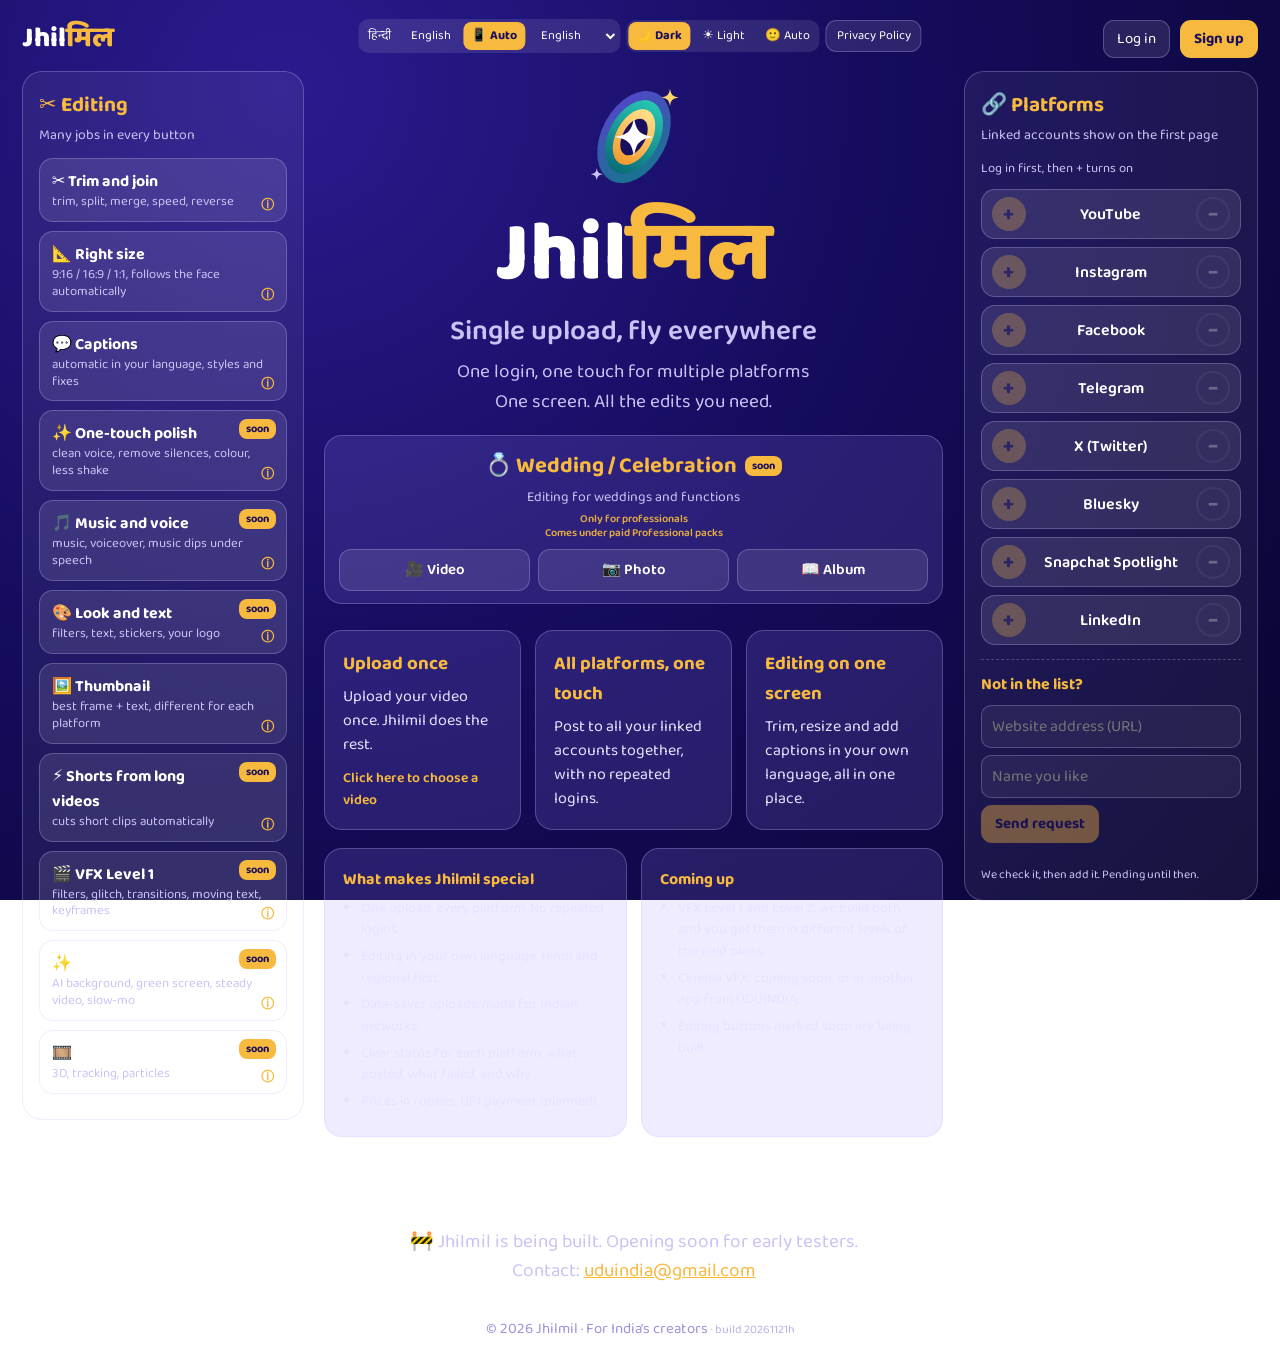
<file: index.html>
<!doctype html><html lang="hi"><head><meta charset="utf-8"><meta name="viewport" content="width=device-width,initial-scale=1"><title>Jhilmil</title><meta name="description" content="Jhilmil: upload a video once, edit it, publish to all linked platforms in one touch."><link href="https://fonts.googleapis.com/css2?family=Baloo+2:wght@500;600;800&display=swap" rel="stylesheet"><link rel="stylesheet" href="style.css?v=20261121h"></head><body><div class="wrap">
<div class="top"><a class="brand" href="index.html">Jhil<span>मिल</span></a><div class="nv" id="nv"><a class="b" href="index.html" data-i="home">Home</a><button class="b" id="bk" data-i="back">Back</button><button class="b" id="fw" data-i="fwd">Forward</button></div><div class="sp"></div><span id="who"></span><button class="b" id="bl" data-i="login">Log in</button><button class="b pri" id="bs" data-i="signup">Sign up</button><button class="b" id="bo" data-i="logout" hidden>Log out</button></div>
<div class="ctl"><div class="grp" role="group" aria-label="Language"><button data-lang-btn="hi">हिन्दी</button><button data-lang-btn="en">English</button><button data-lang-btn="auto" title="Auto: phone/browser language">📱 Auto</button><select id="mylang" aria-label="My language"></select></div><div class="grp" role="group" aria-label="Theme"><button data-theme-btn="dark" aria-pressed="true">🌙 Dark</button><button data-theme-btn="light">☀️ Light</button><button data-theme-btn="user">🙂 Auto</button></div><a class="b" href="privacy.html" data-i="privacy">Privacy Policy</a></div>
<main class="stage">
<aside class="panel" id="sh_ed" aria-label="Editing"><h2 data-i="ed_t">✂️ Editing</h2><p class="ps" data-i="ed_s">Many jobs in every button</p><button class="ed" data-ed="e1"><b>✂️ <span data-i="e1t">Trim and join</span></b><small data-i="e1d">trim, split, merge, speed, reverse</small><span class="inf" data-inf="e1" data-t="Trim and join" data-f="Trim|remove the start or end;Split|cut into two parts;Join|merge clips into one;Speed|faster or slower;Reverse|play backwards" tabindex="0" role="button" aria-label="info">ⓘ</span></button><button class="ed" data-ed="e2"><b>📐 <span data-i="e2t">Right size</span></b><small data-i="e2d">9:16 / 16:9 / 1:1, follows the face automatically</small><span class="inf" data-inf="e2" data-t="Right size" data-f="9:16|vertical, for Reels and Shorts;16:9|wide, for YouTube;1:1 and 4:5|post sizes;Per platform|the right size in one touch;Face follow|keeps the face in frame (later, with AI)" tabindex="0" role="button" aria-label="info">ⓘ</span></button><button class="ed" data-ed="e3"><b>💬 <span data-i="e3t">Captions</span></b><small data-i="e3d">automatic in your language, styles and fixes</small><span class="inf" data-inf="e3" data-t="Captions" data-f="Auto captions|text made from speech;Your language|Hindi and regional languages first;Style|choose colour, size and place;Fixes|tap a wrong word to correct it" tabindex="0" role="button" aria-label="info">ⓘ</span></button><button class="ed" data-ed="e4"><b>✨ <span data-i="e4t">One-touch polish</span></b><small data-i="e4d">clean voice, remove silences, colour, less shake</small><span class="sb" data-i="soonb">soon</span><span class="inf" data-inf="e4" data-t="One-touch polish" data-f="Clean voice|reduce noise;Remove silences|cut empty gaps;Colour and light|automatic balance;Less shake|steadier video" tabindex="0" role="button" aria-label="info">ⓘ</span></button><button class="ed" data-ed="e5"><b>🎵 <span data-i="e5t">Music and voice</span></b><small data-i="e5d">music, voiceover, music dips under speech</small><span class="sb" data-i="soonb">soon</span><span class="inf" data-inf="e5" data-t="Music and voice" data-f="Music|add music to your video;Voiceover|record your voice;Music dips|music lowers while you speak" tabindex="0" role="button" aria-label="info">ⓘ</span></button><button class="ed" data-ed="e6"><b>🎨 <span data-i="e6t">Look and text</span></b><small data-i="e6d">filters, text, stickers, your logo</small><span class="sb" data-i="soonb">soon</span><span class="inf" data-inf="e6" data-t="Look and text" data-f="Filters|colour looks;Text|add writing;Stickers|decorations;Your logo|as a watermark" tabindex="0" role="button" aria-label="info">ⓘ</span></button><button class="ed" data-ed="e7"><b>🖼️ <span data-i="e7t">Thumbnail</span></b><small data-i="e7d">best frame + text, different for each platform</small><span class="inf" data-inf="e7" data-t="Thumbnail" data-f="Best frame|picked automatically;Text|a title on the thumbnail;Per platform|a different one for each, in one go" tabindex="0" role="button" aria-label="info">ⓘ</span></button><button class="ed" data-ed="e8"><b>⚡ <span data-i="e8t">Shorts from long videos</span></b><small data-i="e8d">cuts short clips automatically</small><span class="sb" data-i="soonb">soon</span><span class="inf" data-inf="e8" data-t="Shorts from long videos" data-f="Auto clips|short parts from a long video;Ready for Shorts|9:16 with captions" tabindex="0" role="button" aria-label="info">ⓘ</span></button><button class="ed" data-ed="e9"><b>🎬 <span data-i="e9t">VFX Level 1</span></b><small data-i="e9d">filters, glitch, transitions, moving text, keyframes</small><span class="sb" data-i="soonb">soon</span><span class="inf" data-inf="e9" data-t="VFX Level 1" data-f="Look effects|filters, glow, glitch;Transitions|smooth changes between clips;Speed ramp|slow and fast in one clip;Moving text|animated titles;Keyframes|move, zoom and fade over time" tabindex="0" role="button" aria-label="info">ⓘ</span></button><button class="ed" data-ed="e10"><b>✨ <span data-i="e10t">VFX Level 2</span></b><small data-i="e10d">AI background, green screen, steady video, slow-mo</small><span class="sb" data-i="soonb">soon</span><span class="inf" data-inf="e10" data-t="VFX Level 2" data-f="Background|remove or replace with AI;Green screen|remove a green or blue backdrop;Steady video|less shake;Smooth slow-mo|extra frames made by AI;Sharper|clearer, larger video" tabindex="0" role="button" aria-label="info">ⓘ</span></button><button class="ed" data-ed="e11"><b>🎞️ <span data-i="e11t">Cinema VFX</span></b><small data-i="e11d">3D, tracking, particles</small><span class="sb" data-i="soonb">soon</span><span class="inf" data-inf="e11" data-t="Cinema VFX" data-f="3D and tracking|film-style work;Particles|fire, smoke, sparks;Coming soon|or in another app from UDUINDIA" tabindex="0" role="button" aria-label="info">ⓘ</span></button></aside>
<section class="mid"><div class="hero"><svg width="120" height="120" viewBox="0 0 200 200" aria-label="Jhilmil logo"><defs><linearGradient id="ga" x1="0" y1="0" x2="1" y2="1"><stop offset="0" stop-color="#5B3FD0"/><stop offset="1" stop-color="#0E7C86"/></linearGradient><linearGradient id="gb" x1="0" y1="0" x2="0" y2="1"><stop offset="0" stop-color="#27C6B3"/><stop offset="1" stop-color="#0B6B78"/></linearGradient><linearGradient id="gc" x1="0" y1="0" x2="0" y2="1"><stop offset="0" stop-color="#FFE08A"/><stop offset="1" stop-color="#F29A2E"/></linearGradient></defs><g transform="rotate(28 100 100)"><ellipse cx="100" cy="100" rx="54" ry="82" fill="url(#ga)"/><ellipse cx="100" cy="100" rx="42" ry="66" fill="url(#gb)"/><ellipse cx="100" cy="100" rx="30" ry="50" fill="url(#gc)"/><ellipse cx="100" cy="100" rx="19" ry="33" fill="#1A0F5C"/></g><path transform="translate(100 100) scale(0.95)" d="M0 -34 C4 -10 10 -4 34 0 C10 4 4 10 0 34 C-4 10 -10 4 -34 0 C-10 -4 -4 -10 0 -34 Z" fill="#fff"/><path transform="translate(160 34) scale(0.42)" d="M0 -34 C4 -10 10 -4 34 0 C10 4 4 10 0 34 C-4 10 -10 4 -34 0 C-10 -4 -4 -10 0 -34 Z" fill="#FFD66B"/><path transform="translate(38 162) scale(0.3)" d="M0 -34 C4 -10 10 -4 34 0 C10 4 4 10 0 34 C-4 10 -10 4 -34 0 C-10 -4 -4 -10 0 -34 Z" fill="#C9C3F5"/></svg><h1>Jhil<span class="g">मिल</span></h1><p class="tag" data-i="tag">Single upload, fly everywhere</p><p class="sub"><span data-i="l1">One login, one touch for multiple platforms</span><br><span data-i="l2">One screen. All the edits you need.</span></p></div>
<div class="wed" id="wed"><div class="wh"><b data-i="wd_t">💍 Wedding / Celebration</b><span class="sb2" data-i="soonb">soon</span></div><p class="ws" data-i="wd_s">Editing for weddings and functions</p><p class="wpro"><span data-i="wd_pr1">Only for professionals</span><br><span data-i="wd_pr2">Comes under paid Professional packs</span></p><div class="wc"><button type="button" class="wb" data-wd="v" data-i="wd_v">🎥 Video</button><button type="button" class="wb" data-wd="p" data-i="wd_p">📷 Photo</button><button type="button" class="wb" data-wd="a" data-i="wd_a">📖 Album</button></div></div><div class="cards"><div class="card up" id="up" tabindex="0" role="button"><h3 data-i="c1t">Upload once</h3><p data-i="c1p">Upload your video once. Jhilmil does the rest.</p><span class="hint" data-i="c1h">Click here to choose a video</span></div><div class="card"><h3 data-i="c2t">All platforms, one touch</h3><p data-i="c2p">Post to all your linked accounts together, with no repeated logins.</p></div><div class="card"><h3 data-i="c3t">Editing on one screen</h3><p data-i="c3p">Trim, resize and add captions in your own language, all in one place.</p></div></div>
<div class="cards hl"><div class="card"><h3 data-i="hl_t">What makes Jhilmil special</h3><ul><li data-i="hl1">One upload, every platform. No repeated logins.</li><li data-i="hl2">Editing in your own language, Hindi and regional first.</li><li data-i="hl3">Data-saver uploads, made for Indian networks.</li><li data-i="hl4">Clear status for each platform: what posted, what failed, and why.</li><li data-i="hl5">Prices in rupees, UPI payment (planned).</li></ul></div><div class="card"><h3 data-i="up_t">Coming up</h3><ul><li data-i="up1">VFX Level 1 and Level 2: we build both, and you get them in different levels of the paid plans.</li><li data-i="up2">Cinema VFX: coming soon, or in another app from UDUINDIA.</li><li data-i="up3">Editing buttons marked soon are being built.</li></ul></div></div><p class="note2" data-i="hl_note">Everything here is planned. The app is still being built.</p><input type="file" id="vf" accept="video/*" hidden><p id="upmsg" aria-live="polite"></p>
<p class="sub"><span data-i="soon">🚧 Jhilmil is being built. Opening soon for early testers.</span><br><span data-i="contact">Contact</span>: <a href="mailto:uduindia@gmail.com">uduindia@gmail.com</a></p></section>
<aside class="panel" id="sh_pl" aria-label="Platforms"><h2 data-i="pl_t">🔗 Platforms</h2><p class="ps" data-i="pl_s">Linked accounts show on the first page</p><p class="lock" id="lock" data-i="pl_lock">Log in first, then + turns on</p><div class="pl" data-pl="YouTube"><button class="pm pa" aria-label="add YouTube">+</button><div class="nm">YouTube<i hidden data-i="on">linked</i></div><button class="pm mi pr" aria-label="remove YouTube" disabled>−</button></div><div class="pl" data-pl="Instagram"><button class="pm pa" aria-label="add Instagram">+</button><div class="nm">Instagram<i hidden data-i="on">linked</i></div><button class="pm mi pr" aria-label="remove Instagram" disabled>−</button></div><div class="pl" data-pl="Facebook"><button class="pm pa" aria-label="add Facebook">+</button><div class="nm">Facebook<i hidden data-i="on">linked</i></div><button class="pm mi pr" aria-label="remove Facebook" disabled>−</button></div><div class="pl" data-pl="Telegram"><button class="pm pa" aria-label="add Telegram">+</button><div class="nm">Telegram<i hidden data-i="on">linked</i></div><button class="pm mi pr" aria-label="remove Telegram" disabled>−</button></div><div class="pl" data-pl="X (Twitter)"><button class="pm pa" aria-label="add X (Twitter)">+</button><div class="nm">X (Twitter)<i hidden data-i="on">linked</i></div><button class="pm mi pr" aria-label="remove X (Twitter)" disabled>−</button></div><div class="pl" data-pl="Bluesky"><button class="pm pa" aria-label="add Bluesky">+</button><div class="nm">Bluesky<i hidden data-i="on">linked</i></div><button class="pm mi pr" aria-label="remove Bluesky" disabled>−</button></div><div class="pl" data-pl="Snapchat Spotlight"><button class="pm pa" aria-label="add Snapchat Spotlight">+</button><div class="nm">Snapchat Spotlight<i hidden data-i="on">linked</i></div><button class="pm mi pr" aria-label="remove Snapchat Spotlight" disabled>−</button></div><div class="pl" data-pl="LinkedIn"><button class="pm pa" aria-label="add LinkedIn">+</button><div class="nm">LinkedIn<i hidden data-i="on">linked</i></div><button class="pm mi pr" aria-label="remove LinkedIn" disabled>−</button></div>
<div class="req"><h3 data-i="req_t">Not in the list?</h3><input type="text" id="ru" placeholder="Website address (URL)" data-keep="ru" inputmode="url" autocomplete="off"><input type="text" id="rn" placeholder="Name you like" data-keep="rn" autocomplete="off"><button class="b pri" id="rb" data-i="req_b" disabled>Send request</button><p class="err" id="re"></p><p class="note2" data-i="req_note">We check it, then add it. Pending until then.</p><div id="rl"></div></div></aside>
</main>
<footer>© 2026 Jhilmil · <span data-i="foot">For India's creators</span> <small class="bld">· build 20261121h</small></footer></div>
<nav class="bbar" id="bbar" aria-label="Menu"><button type="button" id="bed" data-sheet="ed" aria-expanded="false"><span data-i="ed_t">✂️ Editing</span></button><button type="button" id="bpl" data-sheet="pl" aria-expanded="false"><span data-i="pl_t">🔗 Platforms</span></button></nav><dialog id="dg"><h2 id="dt"></h2><button class="b gbtn" id="dgo" data-i="m_g">Continue with Google</button><label id="lc"><input type="checkbox" id="c1" data-keep="c1"><span><span data-i="m_consent">I have read the Privacy Policy and I agree</span> (<a href="privacy.html" target="_blank" rel="noopener" data-i="m_policy">Read the Privacy Policy</a>)</span></label><label id="ll"><input type="checkbox" id="c2" data-keep="c2"><span data-i="m_learn">(optional) Let Jhilmil learn from my videos to give better suggestions</span></label><div id="ln"><input type="text" id="nm" data-keep="nm" autocomplete="name"></div><p class="lock" data-i="m_note">This is a demo. Real Google login comes with the app.</p><button class="b" id="dc" data-i="m_close">Close</button></dialog>
<div id="tip" role="tooltip" hidden></div><div id="toast" role="status"></div>
<script src="i18n.js?v=20261121h"></script><script src="app.js?v=20261121h"></script></body></html>
</file>
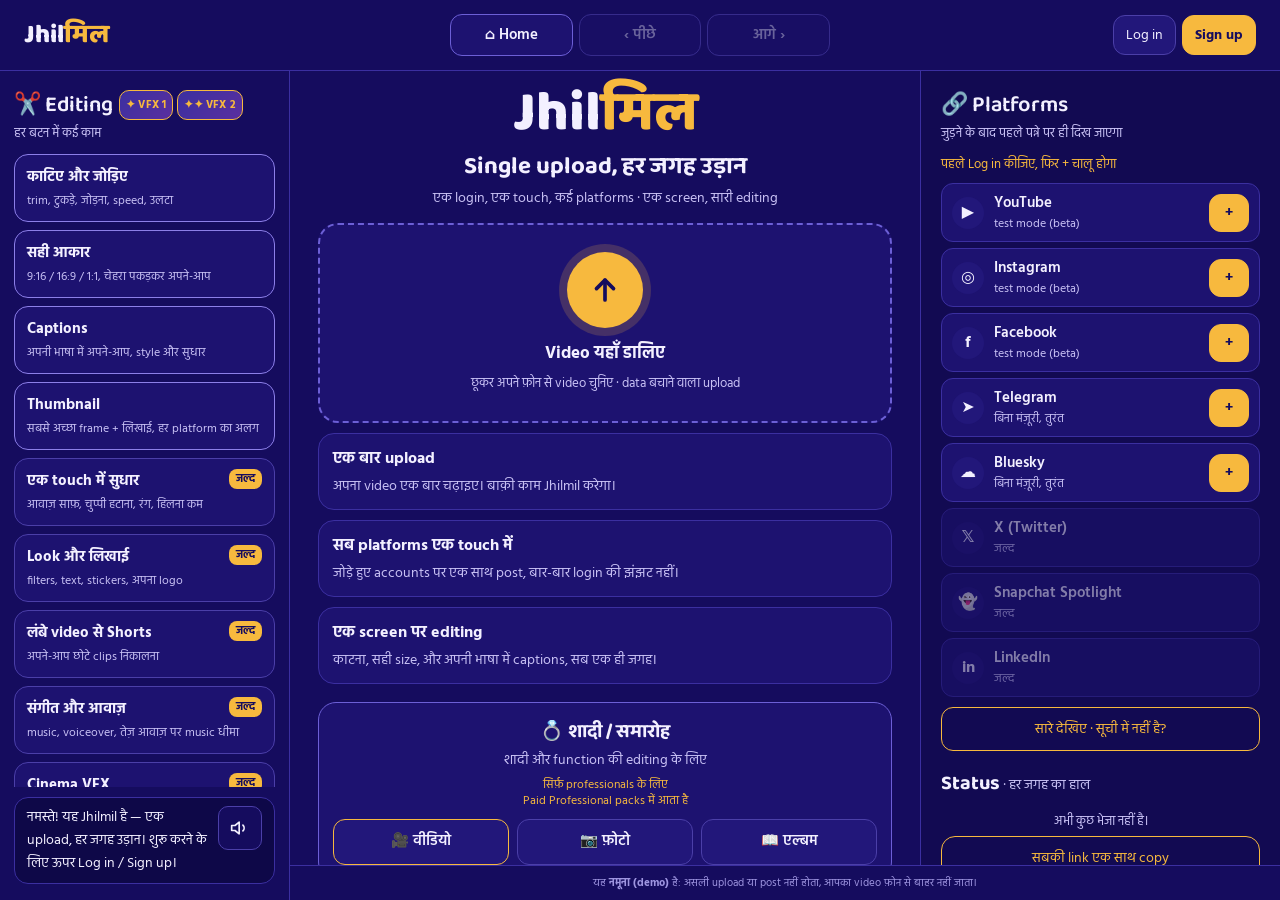
<file: demo.html>
<!doctype html>
<html lang="hi" translate="no">
<head>
<meta charset="utf-8">
<meta name="viewport" content="width=device-width,initial-scale=1,viewport-fit=cover">
<meta name="google" content="notranslate">
<meta name="robots" content="noindex,nofollow">
<meta name="theme-color" content="#150C5E">
<title>Jhilmil · demo (नमूना)</title>
<link rel="preconnect" href="https://fonts.googleapis.com">
<link href="https://fonts.googleapis.com/css2?family=Baloo+2:wght@600;800&family=Hind:wght@400;600&display=swap" rel="stylesheet">
<style>
*{box-sizing:border-box}
html,body{margin:0;height:100%;background:#0B0638;font-family:'Hind',system-ui,sans-serif;color:#F3F0FF;-webkit-tap-highlight-color:transparent}
button,input{font-family:inherit}
.phone{max-width:430px;height:100%;height:100dvh;margin:0 auto;background:#150C5E;display:flex;flex-direction:column;position:relative;overflow:hidden}
@media(min-width:600px){body{display:flex;align-items:center}.phone{height:min(900px,96vh);border-radius:36px;box-shadow:0 20px 60px rgba(0,0,0,.5)}}
.top{display:flex;align-items:center;justify-content:space-between;padding:14px 16px 8px}
.logo{font-family:'Baloo 2',sans-serif;font-weight:800;font-size:26px}.logo span{color:#F7B93E}
.chip{min-height:40px;padding:0 12px;border-radius:12px;border:1px solid #4B3FA8;background:#22177A;color:#F3F0FF;font-size:14px;cursor:pointer}
.tabs{display:flex;gap:6px;padding:0 16px 6px}
.tabs button{flex:1;min-height:40px;border-radius:12px;border:1px solid #4B3FA8;background:transparent;color:#C9C2F5;font-size:14px;cursor:pointer}
.tabs button.on{background:#3B2FA0;color:#fff;border-color:#F7B93E}
.body{flex:1;min-height:0;overflow-y:auto;padding:6px 16px 170px}
h1{margin:4px 0 12px;font-family:'Baloo 2',sans-serif;font-size:24px}
h2{margin:0;font-size:16px;font-weight:600}
.drop{width:100%;min-height:150px;border-radius:20px;border:2px dashed #6C5FD6;background:#1D1270;color:#F3F0FF;display:flex;flex-direction:column;align-items:center;justify-content:center;gap:6px;cursor:pointer;position:relative}
.drop b{font-size:17px}.drop small{font-size:13px;color:#C9C2F5}
.row{display:flex;justify-content:space-between;align-items:center;margin:16px 0 8px}
.ghost{min-height:44px;padding:0 12px;border-radius:22px;border:1px solid #F7B93E;background:transparent;color:#F7B93E;font-size:14px;cursor:pointer}
.grid{display:grid;grid-template-columns:repeat(2,minmax(0,1fr));gap:8px}
.plat{min-height:50px;border-radius:14px;border:1px solid #4B3FA8;background:#1D1270;color:#F3F0FF;font-size:15px;font-weight:600;display:flex;align-items:center;justify-content:space-between;padding:0 12px;cursor:pointer}
.plat.on{background:#3B2FA0;border-color:#F7B93E}.plat small{font-size:12.5px;color:#C9C2F5}.plat.on small{color:#F7B93E}
.send{width:100%;min-height:56px;margin-top:16px;border:0;border-radius:16px;background:#F7B93E;color:#150C5E;font-family:'Baloo 2',sans-serif;font-size:21px;font-weight:800;cursor:pointer}
.send.off{background:#8C7A4A}
.note{margin:10px 0 0;font-size:13px;color:#C9C2F5;text-align:center}
.tool{min-height:66px;border-radius:14px;border:1px solid #4B3FA8;background:#22177A;color:#F3F0FF;text-align:left;padding:10px 12px;cursor:pointer}
.tool b{display:block;font-size:16px}.tool.used{border-color:#3DDC97;background:#1E3F5A}.tool.used b:after{content:" ✓";color:#3DDC97}.tool small{font-size:12.5px;color:#C9C2F5}
.prev{height:180px;border-radius:16px;background:#0E0848;border:1px solid #3B2FA0;display:flex;align-items:center;justify-content:center;color:#C9C2F5;font-size:14px;position:relative}
.st{border-radius:14px;background:#22177A;border:1px solid #4B3FA8;padding:12px;margin-bottom:8px}
.st .l{display:flex;justify-content:space-between;font-size:16px;font-weight:600}
.ok{color:#3DDC97}.wait{color:#F7B93E}.fail{color:#FF8A8A}
.retry{margin-top:8px;min-height:44px;padding:0 16px;border-radius:12px;border:0;background:#F7B93E;color:#150C5E;font-weight:700;cursor:pointer}
.done{margin-top:12px;padding:12px;border-radius:14px;background:#1E5A47;color:#E6FFF4;font-size:15px;text-align:center}
.dock{position:absolute;left:0;right:0;bottom:0;padding-bottom:env(safe-area-inset-bottom)}
.talk{margin:0 12px 8px;padding:8px 12px;border-radius:14px;background:#0E0848;border:1px solid #3B2FA0;display:flex;align-items:center;gap:8px;font-size:14px;min-height:44px}
.talk span{flex:1}
.ic{min-width:44px;min-height:44px;border-radius:10px;border:1px solid #4B3FA8;background:#150C5E;color:#F3F0FF;cursor:pointer;display:flex;align-items:center;justify-content:center}
.ic.on{background:#3B2FA0}
nav{height:78px;background:#0E0848;border-top:1px solid #3B2FA0;display:grid;grid-template-columns:repeat(3,minmax(0,1fr));align-items:end;padding:0 8px 10px}
.nb{min-height:54px;margin:0 6px;border-radius:14px;border:0;background:transparent;color:#F3F0FF;font-size:15px;font-weight:600;cursor:pointer;display:flex;flex-direction:column;align-items:center;justify-content:center;gap:3px}
.nb.cur{background:#3B2FA0}
.dots{display:flex;gap:4px}.dots i{width:8px;height:8px;border-radius:50%;background:#3B2FA0}
.big{width:78px;height:78px;margin:-32px auto 0;border-radius:50%;border:4px solid #150C5E;background:#F7B93E;color:#150C5E;cursor:pointer;position:relative;display:flex;align-items:center;justify-content:center}
.big svg.ring{position:absolute;left:-4px;top:-4px;transform:rotate(-90deg)}
.card{position:absolute;left:50%;top:40%;margin-left:-42px;width:84px;height:54px;border-radius:10px;background:#F7B93E;color:#150C5E;font-size:12px;font-weight:800;display:flex;align-items:center;justify-content:center;pointer-events:none}
.star{position:absolute;width:10px;height:10px;pointer-events:none;background:#F7B93E;clip-path:polygon(50% 0,61% 39%,100% 50%,61% 61%,50% 100%,39% 61%,0 50%,39% 39%)}
.foot{font-size:11px;color:#9E95E0;text-align:center;margin-top:16px}
.badge{display:inline-block;margin-top:10px;padding:6px 12px;border-radius:20px;background:#3B2FA0;border:1px solid #F7B93E;color:#F7B93E;font-size:13px;font-weight:700}
.fun .pop{animation:pop .25s ease}
@keyframes pop{0%{transform:scale(1)}50%{transform:scale(.92)}100%{transform:scale(1)}}
.fun .fly{animation:fly .9s ease-in forwards}
@keyframes fly{0%{transform:translate(0,0) scale(1);opacity:1}60%{transform:translate(0,-300px) scale(.6) rotate(-8deg)}100%{transform:translate(0,-420px) scale(.2);opacity:0}}
.fun .spark{animation:spark .9s ease-out 2}
@keyframes spark{0%{box-shadow:0 0 0 0 rgba(247,185,62,.9)}100%{box-shadow:0 0 0 14px rgba(247,185,62,0)}}
.fun .pulse{animation:pulse 1s ease-in-out infinite}
@keyframes pulse{0%,100%{transform:scale(1)}50%{transform:scale(1.07)}}
.fun .fall{animation:fall 1s ease-out forwards}
@keyframes fall{0%{opacity:1;transform:translate(0,0) rotate(0)}100%{opacity:0;transform:translate(var(--dx),var(--dy)) rotate(200deg)}}
@media (prefers-reduced-motion: reduce){.fun .fly,.fun .spark,.fun .pulse,.fun .fall,.fun .pop{animation:none}}
.hide{display:none!important}

/* उड़ान का पूरा रास्ता */
.ovl{position:absolute;inset:0;z-index:20;background:rgba(9,5,40,.95);overflow:hidden}
.ovt{position:absolute;left:0;right:0;top:22px;text-align:center;font-family:'Baloo 2',sans-serif;font-size:26px;font-weight:800;color:#F7B93E}
.ovt small{display:block;font-family:'Hind',sans-serif;font-size:14px;font-weight:400;color:#C9C2F5}
.tgt{position:absolute;width:84px;margin-left:-42px;text-align:center;font-size:13px;font-weight:600;color:#F3F0FF}
.tgt i{display:flex;width:60px;height:60px;margin:0 auto 6px;border-radius:50%;background:#22177A;border:2px dashed #6C5FD6;align-items:center;justify-content:center;font-style:normal;font-size:22px;font-weight:800;transition:all .3s}
.tgt b{display:block;font-size:11.5px;font-weight:400;color:#C9C2F5;min-height:16px}
.tgt.go i{border:2px solid #F7B93E;box-shadow:0 0 0 7px rgba(247,185,62,.22)}
.tgt.ok i{border:2px solid #3DDC97;background:#1E5A47}.tgt.ok b{color:#3DDC97}
.tgt.fail i{border:2px solid #FF8A8A;background:#6B2330;animation:shake .45s}.tgt.fail b{color:#FF8A8A}
@keyframes shake{25%{transform:translateX(-6px)}75%{transform:translateX(6px)}}
.src{position:absolute;left:50%;width:100px;margin-left:-50px;text-align:center;font-size:13px;color:#C9C2F5}
.src i{display:flex;width:84px;height:84px;margin:0 auto 6px;border-radius:24px;background:#F7B93E;color:#150C5E;align-items:center;justify-content:center;font-style:normal;font-size:34px;box-shadow:0 0 0 8px rgba(247,185,62,.18)}
.ovs{position:absolute;left:16px;right:16px;text-align:center;font-size:15px;color:#F3F0FF;min-height:44px}
.skip{position:absolute;left:50%;transform:translateX(-50%);bottom:22px;min-height:48px;padding:0 20px;border-radius:24px;border:1px solid #F7B93E;background:transparent;color:#F7B93E;font-size:15px;cursor:pointer;white-space:nowrap}
.fcard{position:absolute;width:60px;height:42px;margin:-21px 0 0 -30px;border-radius:9px;background:#F7B93E;color:#150C5E;font-size:20px;display:flex;align-items:center;justify-content:center;pointer-events:none;box-shadow:0 0 20px rgba(247,185,62,.75);z-index:2}
.trail{position:absolute;width:7px;height:7px;margin:-3px 0 0 -3px;border-radius:50%;background:#F7B93E;pointer-events:none;animation:tr .8s forwards}
@keyframes tr{to{opacity:0;transform:scale(.2)}}
/* Log in, Accounts, sheet */
.hero{text-align:center;margin:30px 0 22px}.hero .logo{font-size:44px}.hero p{margin:4px 0 0;color:#C9C2F5;font-size:15px}
.gbtn{width:100%;min-height:54px;border-radius:14px;border:0;background:#fff;color:#1F1F1F;font-size:17px;font-weight:600;display:flex;align-items:center;justify-content:center;gap:10px;cursor:pointer}
.gbtn:disabled{background:#5A5290;color:#C9C2F5;cursor:not-allowed}.gbtn:disabled .g{filter:grayscale(1);opacity:.6}
.gbtn .g{width:26px;height:26px;border-radius:50%;background:conic-gradient(#EA4335 0 25%,#FBBC05 0 50%,#34A853 0 75%,#4285F4 0);color:#fff;font-weight:800;font-size:14px;display:flex;align-items:center;justify-content:center}
.ck{display:flex;gap:10px;align-items:flex-start;margin-top:12px;padding:10px 12px;border-radius:12px;background:#1D1270;border:1px solid #3B2FA0;font-size:14px;line-height:1.45;cursor:pointer}
.ck input{width:22px;height:22px;flex:none;margin:0;accent-color:#F7B93E}
.ck.need{border-color:#FF8A8A;animation:shake .45s}
.acc{display:flex;align-items:center;gap:10px;border-radius:14px;background:#1D1270;border:1px solid #4B3FA8;padding:10px 12px;margin-bottom:8px}
.acc .ai{width:40px;height:40px;flex:none;border-radius:50%;background:#22177A;border:1px solid #6C5FD6;display:flex;align-items:center;justify-content:center;font-weight:800}
.acc .an{flex:1;min-width:0}.acc .an b{display:block;font-size:15px}.acc .an small{font-size:12.5px;color:#C9C2F5}
.acc.ok{border-color:#3DDC97}.acc.ok .ai{background:#1E5A47;border-color:#3DDC97}.acc.warn{border-color:#F7B93E}.acc.soon{opacity:.55}
.pm{min-width:46px;min-height:44px;border-radius:12px;border:1px solid #F7B93E;background:transparent;color:#F7B93E;font-size:15px;font-weight:700;cursor:pointer;padding:0 10px}
.pm.add{background:#F7B93E;color:#150C5E}
.plat.add{border-style:dashed;justify-content:center;color:#F7B93E}
.shb{position:absolute;inset:0;z-index:30;background:rgba(5,3,25,.7);display:flex;align-items:flex-end;justify-content:center}
.sh{width:100%;max-width:460px;background:#F7F6FF;color:#1C1640;border-radius:22px 22px 0 0;padding:20px 18px 22px;animation:up .25s ease}
@keyframes up{from{transform:translateY(40px);opacity:0}}
.sh h3{margin:0 0 8px;font-size:19px}.sh p{margin:0 0 10px;font-size:15px;line-height:1.5}.sh small{color:#5A5380}
.sh .row2{display:flex;gap:8px;margin-top:14px}.sh .row2 button{flex:1;min-height:50px;border-radius:14px;font-size:16px;font-weight:700;cursor:pointer}
.sh .okb{border:0;background:#150C5E;color:#fff}.sh .cb{border:1px solid #B9B3DD;background:#fff;color:#1C1640}
.sh label{display:flex;gap:10px;align-items:center;padding:10px;border-radius:12px;background:#ECEAFB;font-size:15px}
.sh label input{width:22px;height:22px;accent-color:#150C5E}
.nofly{position:absolute;left:0;right:0;bottom:80px;display:flex;justify-content:center;align-items:center;gap:8px;font-size:14px;color:#C9C2F5}
.nofly input{width:20px;height:20px;accent-color:#F7B93E}
.out .tabs,.out .dock,.out #accBtn{display:none!important}
.navrow{display:flex;gap:6px;padding:0 16px 8px}
.navrow button{flex:1;min-height:42px;border-radius:12px;border:1px solid #6C5FD6;background:#1D1270;color:#F3F0FF;font-size:14.5px;font-weight:600;cursor:pointer}
.navrow button:disabled{opacity:.38;cursor:default}
.pv{border-radius:14px;background:#1D1270;border:1px solid #4B3FA8;padding:10px}
.pv h3{margin:0 0 8px;font-size:15px;display:flex;justify-content:space-between}.pv h3 small{font-size:11.5px;color:#F7B93E;font-weight:600}
.pvf{background:#0E0848;border-radius:10px;overflow:hidden;margin:0 auto;display:flex;align-items:center;justify-content:center;color:#9E95E0;font-size:12px;position:relative}
.pvf video{width:100%;height:100%;object-fit:cover}
.pvc{font-size:12.5px;color:#E6E1FF;margin-top:6px;line-height:1.4;word-break:break-word}.pvn{font-size:11.5px;color:#F7B93E;margin-top:4px}
.tgl{display:flex;align-items:center;justify-content:space-between;gap:10px;padding:12px;border-radius:14px;background:#1D1270;border:1px solid #3B2FA0;margin-bottom:8px;font-size:15px}
.tgl small{display:block;font-size:12px;color:#C9C2F5}
.seg{display:flex;gap:4px;flex:none}.seg button{min-height:40px;padding:0 10px;border-radius:10px;border:1px solid #4B3FA8;background:transparent;color:#C9C2F5;font-size:13.5px;cursor:pointer}.seg button.on{background:#3B2FA0;color:#fff;border-color:#F7B93E}
.sec{margin:16px 0 8px;font-size:13px;color:#F7B93E;font-weight:700;letter-spacing:.3px}
.lib{border-radius:14px;background:#1D1270;border:1px solid #4B3FA8;padding:12px;margin-bottom:8px}
.lib .t{font-size:15px;font-weight:600;word-break:break-word}.lib .m{font-size:12.5px;color:#C9C2F5;margin-top:2px}
.pc{display:inline-block;margin:6px 4px 0 0;padding:2px 8px;border-radius:8px;font-size:12px;background:#22177A}
.danger{border-color:#FF8A8A!important;color:#FF8A8A!important}
.deskonly{display:none!important}
.mi{width:100%;min-height:52px;margin-top:8px;border-radius:14px;border:1px solid #D7D3F0;background:#fff;color:#1C1640;font-size:16px;font-weight:600;text-align:left;padding:0 16px;cursor:pointer}
.tabs{display:none!important}
.hero2{text-align:center;margin:4px 0 14px}.hero2 .logo{font-size:40px;line-height:1.1}
.hero2 .tg{font-family:'Baloo 2',sans-serif;font-size:19px;font-weight:700;color:#F3F0FF;margin-top:2px}
.hero2 .l{font-size:13.5px;color:#C9C2F5;margin-top:2px}
.gold{width:76px;height:76px;border-radius:50%;background:#F7B93E;color:#150C5E;display:flex;align-items:center;justify-content:center;box-shadow:0 0 0 8px rgba(247,185,62,.18);margin-bottom:6px}
.wedbox{margin-top:18px;padding:14px;border-radius:18px;background:#1D1270;border:1px solid #6C5FD6;text-align:center}
.wedbox b{display:block;font-family:'Baloo 2',sans-serif;font-size:19px}.wedbox .s{font-size:13.5px;color:#C9C2F5}
.wedbox .pro{display:block;font-size:11.5px;color:#F7B93E;margin:4px 0 10px;line-height:1.4}
.wedbox .w3{display:grid;grid-template-columns:repeat(3,minmax(0,1fr));gap:8px}
.wedbox .w3 button{min-height:46px;border-radius:12px;border:1px solid #4B3FA8;background:#22177A;color:#F3F0FF;font-size:14.5px;font-weight:600;cursor:pointer}
.wedbox .w3 button:first-child{border-color:#F7B93E}
.edp,.plp{display:none}
.glow{animation:spark .9s ease-out 3}
.outonly{display:none!important}.anon .outonly{display:block!important}.anon .inonly{display:none!important}
.anon nav{grid-template-columns:1fr 1fr!important}
.ccard{border-radius:16px;background:#1D1270;border:1px solid #3B2FA0;padding:12px 14px;margin-top:10px;text-align:left}
.ccard b{font-size:16px}.ccard p{margin:4px 0 0;font-size:13.5px;color:#C9C2F5}
.vxi{display:inline-flex;gap:6px;vertical-align:middle;margin-left:8px}
.vx{min-height:32px;padding:0 9px;border-radius:10px;border:1px solid #F7B93E;background:linear-gradient(135deg,#3B2FA0,#5A2FA0);color:#F7B93E;font-size:12px;font-weight:800;cursor:pointer;font-family:'Hind',sans-serif;letter-spacing:.2px}
.wsteps{display:flex;gap:4px;overflow-x:auto;margin:4px 0 10px;padding-bottom:2px}
.wsteps button{flex:1 0 auto;min-height:40px;padding:0 10px;border-radius:12px;border:1px solid #4B3FA8;background:transparent;color:#C9C2F5;font-size:13px;cursor:pointer;white-space:nowrap}
.wsteps button.on{background:#3B2FA0;color:#fff;border-color:#F7B93E}.wsteps button.dn{color:#3DDC97;border-color:#3DDC97}
.wp h2{font-size:18px;margin:4px 0 10px}
.fl{display:block;font-size:14px;font-weight:600;margin-top:12px}
.fl input{display:block;margin-top:6px;width:100%;min-height:46px;border-radius:12px;border:1px solid #4B3FA8;background:#150C5E;color:#F3F0FF;padding:0 12px;font-size:16px}
.chips{display:flex;flex-wrap:wrap;gap:6px;margin-top:6px}.chips button{min-height:40px;padding:0 12px;border-radius:20px;border:1px solid #4B3FA8;background:#1D1270;color:#F3F0FF;font-size:14px;cursor:pointer}.chips button.on{background:#F7B93E;color:#150C5E;border-color:#F7B93E;font-weight:700}
.stepper{display:inline-flex;align-items:center;gap:14px;margin-top:6px}.stepper button{width:44px;height:44px;border-radius:12px;border:1px solid #F7B93E;background:transparent;color:#F7B93E;font-size:22px;cursor:pointer}.stepper b{font-size:20px;min-width:20px;text-align:center}
.bar{height:10px;border-radius:5px;background:#2A1F86;margin-top:4px;overflow:hidden}.bar div{height:10px;width:0;background:#F7B93E;transition:width .4s}
.wf{display:flex;align-items:center;gap:8px;padding:10px;border-radius:12px;background:#1D1270;border:1px solid #3B2FA0;margin-bottom:6px;font-size:14px}
.wf .n{flex:1;min-width:0;overflow:hidden;text-overflow:ellipsis;white-space:nowrap}.wf small{color:#C9C2F5;font-size:12px}
.wf .cam{min-height:36px;padding:0 8px;border-radius:10px;border:1px solid #8FB3FF;background:transparent;color:#8FB3FF;font-size:12.5px;cursor:pointer}
.wave{display:flex;align-items:center;gap:10px;margin-bottom:10px}.wave span{width:64px;font-size:13px;color:#C9C2F5;flex:none}
.wave .w{flex:1;height:44px;border-radius:10px;background:#0E0848;overflow:hidden;position:relative}
.wave .ws{position:absolute;left:0;top:0;height:44px;display:flex;align-items:center;gap:2px;transition:transform .9s ease}
.wave .ws i{display:block;width:4px;border-radius:2px;background:#8FB3FF}
.wave.ok .ws i{background:#3DDC97}.wave.bad .ws i{background:#FF8A8A}
.wave .nud{display:none;gap:4px}.wave.bad .nud{display:flex}.wave .nud button{width:36px;height:36px;border-radius:10px;border:1px solid #FF8A8A;background:transparent;color:#FF8A8A;cursor:pointer}
.struct{display:flex;gap:4px;margin-top:6px}.struct div{flex:1;padding:8px;border-radius:10px;background:#22177A;font-size:12.5px;line-height:1.35}.struct div b{display:block;color:#F7B93E;font-size:12px}
.kind{min-height:62px;border-radius:14px;border:1px solid #4B3FA8;background:#1D1270;color:#F3F0FF;cursor:pointer;padding:6px}.kind b{display:block;font-size:15px}.kind small{font-size:11.5px;color:#C9C2F5}.kind.on{border-color:#F7B93E;background:#3B2FA0}
/* laptop: पूरी स्क्रीन वाला रूप */
.rail-h{display:none}
@media(min-width:900px){
 body{display:block}
 .phone{max-width:1400px;height:100vh;height:100dvh;border-radius:0;box-shadow:none;display:grid;grid-template-columns:290px minmax(0,1fr) 360px;grid-template-rows:auto auto minmax(0,1fr) auto}
 .top{grid-column:1/-1;grid-row:1;padding:14px 24px;border-bottom:1px solid #3B2FA0}
 .tabs{grid-column:2;grid-row:2;padding:14px 28px 4px;max-width:520px}
 .body{display:contents}
 #s-new,#s-edit,#s-wed,#s-login,#s-acc,#s-prev,#s-lib,#s-set{grid-column:2;grid-row:3;overflow-y:auto;padding:8px 28px 28px;min-height:0}
 #s-status{grid-column:3;grid-row:2/4;display:block!important;overflow-y:auto;min-height:0;padding:16px 20px;border-left:1px solid #3B2FA0;background:#120A52}
 #s-status h1:after{content:" · हर जगह का हाल";font-size:14px;color:#C9C2F5;font-family:'Hind',sans-serif;font-weight:400}
 .foot{grid-column:2/4;grid-row:4;margin:0;padding:8px;border-top:1px solid #3B2FA0}
 .dock{position:static;grid-column:1;grid-row:2/5;display:flex;flex-direction:column;border-right:1px solid #3B2FA0;padding:16px 14px;min-height:0}
 nav{height:auto;display:flex;flex-direction:column;align-items:stretch;gap:10px;border:0;background:none;padding:0}
 nav>div{order:-1;text-align:center;margin-bottom:6px}
 .big{margin:6px auto 0}
 .rail-h{display:block;font-size:14px;font-weight:600;color:#F7B93E;margin-top:6px}
 .nb{flex-direction:row;justify-content:flex-start;gap:12px;padding:0 16px;margin:0;font-size:16px;border:1px solid #3B2FA0}
 .talk{order:2;margin:auto 0 0;align-items:flex-start}
 #plats{grid-template-columns:repeat(4,minmax(0,1fr))}
 .drop{min-height:200px}
 .prev{height:320px}
 #s-edit .grid{grid-template-columns:repeat(4,minmax(0,1fr))}
 .navrow{position:absolute;top:14px;left:50%;transform:translateX(-50%);width:380px;padding:0;z-index:6}
 .flash{animation:spark .9s ease-out 2}
 .dock nav{display:none!important}
 .edp{display:block;flex:1;min-height:0;overflow-y:auto;margin-bottom:10px}
 .edp h2{font-family:'Baloo 2',sans-serif;font-size:22px;margin:0;display:flex;align-items:center;flex-wrap:nowrap;white-space:nowrap}
 .edp .vxi{margin-left:6px;gap:4px}.edp .vx{padding:0 6px;font-size:11px;min-height:30px}.edp .s{font-size:13px;color:#C9C2F5;margin-bottom:10px}
 .edi{width:100%;text-align:left;margin-bottom:8px;padding:10px 12px;border-radius:14px;border:1px solid #4B3FA8;background:#1D1270;color:#F3F0FF;cursor:pointer;display:block}
 .edi b{font-size:15px}.edi small{display:block;font-size:12px;color:#C9C2F5;margin-top:2px}
 .edi i{float:right;font-style:normal;font-size:11px;font-weight:700;background:#F7B93E;color:#150C5E;border-radius:8px;padding:1px 7px}
 .edi.live{border-color:#8C7FE8}
 .plp{display:block;margin-bottom:16px}
 .plp h2{font-family:'Baloo 2',sans-serif;font-size:22px;margin:0}.plp .s{font-size:13px;color:#C9C2F5;margin-bottom:10px}
 .plr{display:flex;align-items:center;gap:10px;padding:8px 10px;border-radius:12px;background:#1D1270;border:1px solid #3B2FA0;margin-bottom:6px}
 .plr .an{flex:1;min-width:0;font-size:14.5px;font-weight:600}.plr .an small{display:block;font-size:11.5px;font-weight:400;color:#C9C2F5}
 .plr.ok{border-color:#3DDC97}.plr.warn{border-color:#F7B93E}.plr.soon{opacity:.5}
 .plr .pm{min-height:38px;min-width:40px;font-size:14px}
 #s-status h1{font-size:20px}
 .hero2 .logo{font-size:56px}.hero2 .tg{font-size:24px}
 .deskonly{display:flex!important}
 #pvList{grid-template-columns:repeat(3,minmax(0,1fr))}
 .out #s-status{display:none!important}
 .out #s-login{grid-column:2/4;max-width:520px;width:100%;justify-self:center}
 .out .phone,.out{grid-template-columns:0 minmax(0,1fr) 0}
 .shb{align-items:center}.sh{border-radius:22px}
}

</style>
</head>
<body>
<div class="phone fun" id="ph">
  <div class="top">
    <div class="logo" id="logo" style="cursor:pointer" title="Home">Jhil<span>मिल</span></div>
    <div style="display:flex;gap:6px"><button class="chip outonly" id="tLogin">Log in</button><button class="chip outonly" id="tSign" style="background:#F7B93E;color:#150C5E;border-color:#F7B93E;font-weight:700">Sign up</button><button class="chip inonly" id="accBtn">☰ मेनू</button><button class="chip inonly" id="fun">मज़ा: चालू</button></div>
  </div>
  <div class="navrow" role="navigation" aria-label="Home, पीछे, आगे"><button id="hb">⌂ Home</button><button id="bb">‹ पीछे</button><button id="fb">आगे ›</button></div>
  <div class="tabs" role="tablist" aria-label="screen">
    <button id="t-new" class="on">नया video</button>
    <button id="t-wed">💍 शादी</button>
  </div>

  <div class="body" id="body">
    <!-- नया -->
    <section id="s-login" class="hide">
      <div class="hero"><div class="logo">Jhil<span>मिल</span></div><p>Single upload, हर जगह उड़ान</p></div>
            <label class="ck" id="ck1"><input type="checkbox" id="c1"><span>मैंने <u>Privacy Policy</u> पढ़ी और मानता/मानती हूँ <b style="color:#F7B93E">(ज़रूरी)</b></span></label>
      <label class="ck"><input type="checkbox" id="c2"><span><b>(आपकी मर्ज़ी)</b> मेरे video बेहतर बनाने के लिए मेरे बोलने का ढंग पढ़ने की अनुमति</span></label>
      <label class="ck"><input type="checkbox" id="c3"><span><b>(आपकी मर्ज़ी)</b> app को बेहतर बनाने में मेरा गुमनाम उपयोग</span></label>
      <button class="gbtn" id="gLogin" disabled style="margin-top:16px"><span class="g">G</span>Google से जारी रखिए</button>
      <p class="note" id="loginMsg">पहले ऊपर Privacy Policy वाला टिक लगाइए — तभी यह बटन चालू होगा। कोई टिक पहले से लगा नहीं है। YouTube या किसी platform की अनुमति यहाँ नहीं माँगते, वह अगले कदम में अलग-अलग।</p>
    </section>
    <section id="s-acc" class="hide">
      <h1>Accounts <small style="font-size:14px;font-weight:400;color:#C9C2F5;font-family:'Hind',sans-serif">· जहाँ भेजना है, उन्हें जोड़िए</small></h1>
      <p class="note hide" id="accHint" style="text-align:left;color:#F7B93E;font-size:14px;margin:-4px 0 10px">स्वागत है! कम से कम एक जगह जोड़िए, फिर पहला video भेजिए।</p>
      <div id="accList"></div>
      <p class="note" style="text-align:left">🔒 हमें आपका password कभी नहीं मिलता। जोड़ना उसी platform के अपने पन्ने पर होता है; हटाते ही उसकी चाबी (token) हमारे यहाँ से मिट जाती है।</p>
      <div class="st" style="display:flex;align-items:center;justify-content:space-between;margin-top:10px"><span>भेजते समय उड़ान दिखाइए</span><button class="chip" id="flyT">चालू</button></div>
      <button class="send" id="accDone">✓ हो गया — video डालिए</button>
      <div style="display:flex;gap:8px;margin-top:10px"><button class="ghost" id="logout" style="flex:1;border-radius:14px">Log out</button><button class="ghost" id="reset" style="flex:1;border-radius:14px">नमूना फिर से शुरू</button></div>
    </section>
    <section id="s-prev" class="hide">
      <h1>Preview <small style="font-size:14px;font-weight:400;color:#C9C2F5;font-family:'Hind',sans-serif">· हर जगह ऐसा दिखेगा</small></h1>
      <div class="grid" id="pvList"></div>
      <button class="send" id="pvOk">✓ ठीक है, भेजिए</button>
      <div style="display:flex;gap:8px;margin-top:10px"><button class="ghost" id="pvTime" style="flex:1;border-radius:14px">🕒 समय तय कीजिए</button><button class="ghost" id="pvEdit" style="flex:1;border-radius:14px">✨ वापस सजाइए</button></div>
    </section>
    <section id="s-lib" class="hide">
      <h1>Library <small style="font-size:14px;font-weight:400;color:#C9C2F5;font-family:'Hind',sans-serif">· पिछले 7 दिन</small></h1>
      <div class="done" id="libSum" style="margin:0 0 12px"></div>
      <div id="libList"></div>
      <p class="note">7 दिन बाद video यहाँ से अपने-आप मिट जाता है (आपके platforms पर वह सुरक्षित रहता है)। मिटने से 1 दिन पहले बताएँगे।</p>
    </section>
    <section id="s-set" class="hide">
      <h1>Settings</h1>
      <div id="setList"></div>
    </section>
    <section id="s-new">
      <div class="hero2"><div class="logo">Jhil<span>मिल</span></div><div class="tg">Single upload, हर जगह उड़ान</div><div class="l">एक login, एक touch, कई platforms · एक screen, सारी editing</div></div>
      <button class="drop" id="drop">
        <span class="gold"><svg width="34" height="34" viewBox="0 0 24 24" fill="none" stroke="currentColor" stroke-width="2.6" stroke-linecap="round" stroke-linejoin="round" aria-hidden="true"><path d="M12 19V5"/><path d="M6 11l6-6 6 6"/></svg></span>
        <b id="dropT">Video यहाँ डालिए</b><small id="dropS">छूकर अपने फ़ोन से video चुनिए · data बचाने वाला upload</small>
      </button>
      <input type="file" id="file" accept="video/*" class="hide">
      <div class="outonly"><div class="ccard"><b>एक बार upload</b><p>अपना video एक बार चढ़ाइए। बाक़ी काम Jhilmil करेगा।</p></div><div class="ccard"><b>सब platforms एक touch में</b><p>जोड़े हुए accounts पर एक साथ post, बार-बार login की झंझट नहीं।</p></div><div class="ccard"><b>एक screen पर editing</b><p>काटना, सही size, और अपनी भाषा में captions, सब एक ही जगह।</p></div></div>
      <div class="row inonly"><h2>कहाँ भेजना है</h2><button class="ghost" id="last">पिछली बार जैसा</button></div>
      <div class="grid inonly" id="plats"></div>
      <button class="send off inonly" id="send">सब पर भेजिए</button>
      <p class="note hide" id="decoLine" style="color:#F7B93E"></p>
      <p class="note inonly">इस video पर आपका ≈ <b id="save">—</b> data बचेगा · 7 दिन बाद यहाँ से अपने-आप मिटेगा</p>
      <div class="wedbox"><b>💍 शादी / समारोह</b><span class="s">शादी और function की editing के लिए</span><span class="pro">सिर्फ़ professionals के लिए<br>Paid Professional packs में आता है</span><div class="w3"><button id="wV">🎥 वीडियो</button><button class="wS">📷 फ़ोटो</button><button class="wS">📖 एल्बम</button></div></div>
    </section>
    <!-- सजाइए -->
    <section id="s-edit" class="hide">
      <h1>सजाइए<span class="vxi"><button class="vx" data-vfx="1" title="VFX Level 1">✦ VFX 1</button><button class="vx" data-vfx="2" title="VFX Level 2">✦✦ VFX 2</button></span></h1>
      <div class="prev" id="prev">[video का preview]</div>
      <div class="grid" style="margin-top:12px">
        <button class="tool" data-t="काटिए"><b>काटिए</b><small>शुरू-अंत, बीच का टुकड़ा</small></button>
        <button class="tool" data-t="सही आकार"><b>सही आकार</b><small>9:16 · 16:9 · 1:1 अपने-आप</small></button>
        <button class="tool" data-t="Captions"><b>Captions</b><small>हिंदी में अपने-आप, छूकर सुधारिए</small></button>
        <button class="tool" data-t="Thumbnail"><b>Thumbnail</b><small>6 अच्छे frame + एक लाइन</small></button>
      </div>
      <button class="send" id="editDone" style="margin-top:14px">✓ हो गया — अब भेजिए</button>
      <p class="note" id="editNote">औज़ार छूकर लगाइए, फिर "हो गया" दबाइए।</p>
      <button class="ghost" id="onecap" style="width:100%;margin-top:10px;border-radius:14px;border-style:dashed">एक caption → सबमें (AI · जल्द)</button>
    </section>
    <!-- Status -->
    <section id="s-status" class="hide">
      <div class="plp" id="plp"><h2>🔗 Platforms</h2><div class="s">जुड़ने के बाद पहले पन्ने पर ही दिख जाएगा</div><div id="plpList"></div><button class="ghost" id="plpAll" style="width:100%;border-radius:12px;margin-top:4px">सारे देखिए · सूची में नहीं है?</button></div>
      <h1>Status</h1>
      <div id="stList"><p class="note">अभी कुछ भेजा नहीं है।</p></div>
      <button class="ghost" id="copy" style="width:100%;margin-top:4px;border-radius:14px">सबकी link एक साथ copy</button>
      <div id="doneBox" class="done hide">सब जगह पहुँच गया! आपका <b id="save2"></b> data बचा।<br><span class="badge hide" id="badge">पहली उड़ान ✦</span></div>
    </section>
    <!-- शादी -->
    <section id="s-wed" class="hide">
      <h1>💍 शादी / समारोह <small style="font-size:12px;background:#F7B93E;color:#150C5E;border-radius:8px;padding:2px 8px;vertical-align:middle;font-family:'Hind',sans-serif">Professional · trial</small></h1>
      <div class="wsteps" id="wsteps"></div>
      <div id="wproj" class="note" style="text-align:left;margin:0 0 8px"></div>
      <!-- W-01 -->
      <div class="wp" id="wp1">
        <h2>1 · नया project</h2>
        <label class="fl">Project का नाम<input id="wName" placeholder="जैसे: राहुल–प्रिया, 12 Dec" maxlength="40"></label>
        <div class="fl">कौन-सा function<div class="chips" id="wFn"></div></div>
        <div class="fl">कितने कैमरे<div class="stepper"><button id="camM" aria-label="कम">−</button><b id="camN">3</b><button id="camP" aria-label="ज़्यादा">+</button></div></div>
        <label class="ck" id="wck"><input type="checkbox" id="wCons"><span>ग्राहक (दूल्हा-दुल्हन/परिवार) की <b>सहमति ली है</b> कि उनका video यहाँ edit होगा <b style="color:#F7B93E">(ज़रूरी)</b></span></label>
        <p class="note" style="text-align:left">Trial: एक project में 5 GB तक · ग्राहक का footage 30 दिन बाद (या project ख़त्म होते ही) अपने-आप मिटेगा · किसी और को नहीं दिखेगा, सीखने में इस्तेमाल नहीं।</p>
        <button class="send off" id="wMake">project बनाइए</button>
      </div>
      <!-- W-02 -->
      <div class="wp hide" id="wp2">
        <h2>2 · Footage डालिए</h2>
        <div style="display:flex;justify-content:space-between;font-size:13px;color:#C9C2F5"><span>Trial की जगह</span><span id="wGB">0 / 5 GB</span></div>
        <div class="bar"><div id="wBar"></div></div>
        <input type="file" id="wFiles" accept="video/*" multiple class="hide">
        <div style="display:flex;gap:8px;margin-top:12px"><button class="ghost" id="wPick" style="flex:1;border-radius:14px">📂 अपनी files चुनिए</button><button class="ghost" id="wSample" style="flex:1;border-radius:14px">नमूना files डालिए</button></div>
        <div id="wFileList" style="margin-top:10px"></div>
        <p class="note hide" id="wFull" style="color:#FFB4B4;text-align:left">इस project की 5 GB की जगह भर गई (trial)। कुछ files हटाइए या अगले function का नया project बनाइए।</p>
        <button class="send off" id="w2Next">आगे: कैमरे मिलाइए ›</button>
      </div>
      <!-- W-04 sync -->
      <div class="wp hide" id="wp3">
        <h2>3 · कैमरे मिलाइए (आवाज़ से)</h2>
        <p class="note" style="text-align:left">हर कैमरे की आवाज़ की लहर मिलाकर सबको एक समय पर लाते हैं — ढोल, मंत्र, ताली सब एक साथ।</p>
        <div id="wWaves"></div>
        <button class="send" id="wSync">अपने-आप मिलाइए</button>
        <p class="note hide" id="wSyncMsg" style="text-align:left"></p>
        <button class="send off" id="w3Next" style="margin-top:8px">आगे: कट के सुझाव ›</button>
      </div>
      <!-- W-03 cuts -->
      <div class="wp hide" id="wp4">
        <h2>4 · कट के सुझाव</h2>
        <div class="prev" id="wprev">[footage का preview]</div>
        <div id="tl" style="height:46px;border-radius:10px;background:#2A1F86;position:relative;overflow:hidden;margin-top:12px"></div>
        <div style="display:flex;gap:12px;font-size:12px;color:#C9C2F5;margin-top:6px;flex-wrap:wrap"><span>▮ <span style="color:#8FB3FF">दृश्य बदला</span></span><span>▮ <span style="color:#F7B93E">धुँधला/अँधेरा</span></span><span>▮ <span style="color:#FF9A4D">ढोल-ताली वाले पल</span></span></div>
        <div id="sugs" style="margin-top:12px"></div>
        <button class="ghost" id="dropBad" style="width:100%;border-radius:14px">सारे बेकार (पीले) हिस्से हटाइए</button>
        <button class="send" id="w4Next">आगे: Highlight बनाइए ›</button>
      </div>
      <!-- W-05 -->
      <div class="wp hide" id="wp5">
        <h2>5 · Highlight / Teaser / Reels</h2>
        <div class="grid" style="grid-template-columns:repeat(3,minmax(0,1fr))" id="wKinds"></div>
        <div class="fl" style="margin-top:12px">ढाँचे का सुझाव<div class="struct" id="wStruct"></div></div>
        <input type="file" id="wSong" accept="audio/*" class="hide">
        <button class="ghost" id="wSongB" style="width:100%;border-radius:14px;margin-top:10px">🎵 अपना गाना डालिए</button>
        <p class="note" id="wSongN" style="text-align:left">गाना आप ख़ुद जोड़ेंगी/जोड़ेंगे — हमारी कोई music library नहीं (copyright)।</p>
        <button class="send" id="wBuild">बनाइए</button>
        <div id="wBuilt" class="done hide"></div>
        <button class="send off" id="w5Next" style="margin-top:8px">आगे: ग्राहक को दीजिए ›</button>
      </div>
      <!-- W-06 -->
      <div class="wp hide" id="wp6">
        <h2>6 · Delivery</h2>
        <div class="prev" id="wprev2">[तैयार highlight]<span id="stuTag" style="position:absolute;right:10px;bottom:8px;font-size:12px;font-weight:700;background:rgba(0,0,0,.45);padding:2px 8px;border-radius:6px"></span></div>
        <div style="margin-top:12px;padding:12px;border-radius:14px;background:#1D1270;border:1px solid #3B2FA0">
          <label for="stu" style="font-size:15px;font-weight:600">अपने स्टूडियो का नाम video पर</label>
          <input id="stu" value="शर्मा स्टूडियो, पटना" maxlength="40" style="margin-top:8px;width:100%;min-height:44px;border-radius:10px;border:1px solid #4B3FA8;background:#150C5E;color:#F3F0FF;padding:0 12px;font-size:15px">
          <div style="font-size:12.5px;color:#C9C2F5;margin-top:6px">ग्राहक को भेजे video के कोने में आपका नाम, हमारा नहीं।</div>
        </div>
        <div class="grid" style="margin-top:12px"><button class="ghost" id="wDl" style="border-radius:14px">⬇ WhatsApp-साइज़ file</button><button class="ghost" id="wLink" style="border-radius:14px">🔗 ग्राहक के लिए link</button></div>
        <label class="ck" id="wck2"><input type="checkbox" id="wCopy"><span>मैं समझती/समझता हूँ: <b>गाने पर YouTube/Instagram copyright दावा लगा सकते हैं</b>; अधिकार मेरे पास हों तभी publish करूँगी/करूँगा। <b style="color:#F7B93E">(publish के लिए ज़रूरी)</b></span></label>
        <button class="send off" id="wPub">📤 सब platforms पर publish</button>
      </div>
    </section>
    <p class="foot">यह <b>नमूना (demo)</b> है: असली upload या post नहीं होता, आपका video फ़ोन से बाहर नहीं जाता।</p>
  </div>

  <div class="dock">
    <div class="edp"><h2>✂️ Editing<span class="vxi"><button class="vx" data-vfx="1" title="VFX Level 1">✦ VFX 1</button><button class="vx" data-vfx="2" title="VFX Level 2">✦✦ VFX 2</button></span></h2><div class="s">हर बटन में कई काम</div><button class="edi live" data-ed="काटिए" data-soon="0"><b>काटिए और जोड़िए</b><small>trim, टुकड़े, जोड़ना, speed, उलटा</small></button><button class="edi live" data-ed="सही आकार" data-soon="0"><b>सही आकार</b><small>9:16 / 16:9 / 1:1, चेहरा पकड़कर अपने-आप</small></button><button class="edi live" data-ed="Captions" data-soon="0"><b>Captions</b><small>अपनी भाषा में अपने-आप, style और सुधार</small></button><button class="edi live" data-ed="Thumbnail" data-soon="0"><b>Thumbnail</b><small>सबसे अच्छा frame + लिखाई, हर platform का अलग</small></button><button class="edi" data-ed="एक touch में सुधार" data-soon="1"><b>एक touch में सुधार</b><i>जल्द</i><small>आवाज़ साफ़, चुप्पी हटाना, रंग, हिलना कम</small></button><button class="edi" data-ed="Look और लिखाई" data-soon="1"><b>Look और लिखाई</b><i>जल्द</i><small>filters, text, stickers, अपना logo</small></button><button class="edi" data-ed="लंबे video से Shorts" data-soon="1"><b>लंबे video से Shorts</b><i>जल्द</i><small>अपने-आप छोटे clips निकालना</small></button><button class="edi" data-ed="संगीत और आवाज़" data-soon="1"><b>संगीत और आवाज़</b><i>जल्द</i><small>music, voiceover, तेज़ आवाज़ पर music धीमा</small></button><button class="edi" data-ed="Cinema VFX" data-soon="1"><b>Cinema VFX</b><i>जल्द</i><small>3D, tracking, particles · आने वाला</small></button></div>
    <div class="talk"><span id="talk">नमस्ते! बीच का सुनहरा बटन छूइए और अपने फ़ोन से कोई भी video चुनिए।</span>
      <button class="ic" id="voice" aria-label="आवाज़ में सुनिए"><svg width="20" height="20" viewBox="0 0 24 24" fill="none" stroke="currentColor" stroke-width="2" stroke-linecap="round" stroke-linejoin="round" aria-hidden="true"><path d="M11 5L6 9H2v6h4l5 4V5z"/><path d="M15.5 8.5a5 5 0 0 1 0 7"/></svg></button></div>
    <nav aria-label="मुख्य">
      <button class="nb outonly" id="n-plat" style="display:none">🔗<br>Platforms</button><button class="nb" id="n-edit"><svg width="20" height="20" viewBox="0 0 24 24" fill="none" stroke="currentColor" stroke-width="2" stroke-linecap="round" stroke-linejoin="round" aria-hidden="true"><path d="M12 3l1.8 4.2L18 9l-4.2 1.8L12 15l-1.8-4.2L6 9l4.2-1.8z"/></svg>सजाइए</button>
      <div class="inonly"><button class="big" id="n-new" aria-label="नया video">
        <svg class="ring" width="78" height="78" viewBox="0 0 78 78" aria-hidden="true"><circle cx="39" cy="39" r="35" fill="none" stroke="#fff" stroke-opacity=".25" stroke-width="5"/><circle id="ring" cx="39" cy="39" r="35" fill="none" stroke="#fff" stroke-width="5" stroke-linecap="round" stroke-dasharray="219.9" stroke-dashoffset="219.9"/></svg>
        <svg width="30" height="30" viewBox="0 0 24 24" fill="none" stroke="currentColor" stroke-width="2.6" stroke-linecap="round" stroke-linejoin="round" aria-hidden="true"><path d="M12 19V5"/><path d="M6 11l6-6 6 6"/></svg>
      </button><div class="rail-h">नया video</div></div>
      <button class="nb inonly" id="n-status"><span class="dots" aria-hidden="true"><i id="dG"></i><i id="dY"></i><i id="dR"></i></span>Status</button>
      <button class="nb deskonly" id="d-lib">📚 Library</button><button class="nb deskonly" id="d-acc">🔗 Accounts</button><button class="nb deskonly" id="d-set">⚙️ Settings</button>
    </nav>
  </div>
</div>
<script>
(function(){
var $=function(i){return document.getElementById(i)};
var S={screen:'new',pct:0,up:false,ready:false,fun:true,voice:false,on:{},st:{},sizeMB:0,firstFlight:false};
try{var l=JSON.parse(localStorage.getItem('jm_demo_last')||'null');if(l)S.last=l;}catch(e){}
function ld(k,d){ try{ var v=localStorage.getItem(k); return v===null?d:JSON.parse(v); }catch(e){ return d; } }
function sv(k,v){ try{ localStorage.setItem(k,JSON.stringify(v)); }catch(e){} }
S.logged=ld('jm_demo_user',false); S.linked=ld('jm_demo_linked',{}); S.fbBad=ld('jm_demo_fbbad',false); S.noFly=ld('jm_demo_nofly',false); S.askedTwice=ld('jm_demo_asked2',false);
Object.keys(S.linked).forEach(function(k){ S.on[k]=true; });
var PL=[['YouTube','▶','test mode (beta)'],['Instagram','◎','test mode (beta)'],['Facebook','f','test mode (beta)'],['Telegram','➤','बिना मंज़ूरी, तुरंत'],['Bluesky','☁','बिना मंज़ूरी, तुरंत'],['X (Twitter)','𝕏','जल्द'],['Snapchat Spotlight','👻','जल्द'],['LinkedIn','in','जल्द']];
var ph=$('ph'),ctx=null;
function sound(kind){ if(!S.fun) return; try{ ctx=ctx||new (window.AudioContext||window.webkitAudioContext)();
  var o=ctx.createOscillator(),g=ctx.createGain(),t=ctx.currentTime; o.connect(g); g.connect(ctx.destination);
  if(kind==='whoosh'){o.type='sine';o.frequency.setValueAtTime(220,t);o.frequency.exponentialRampToValueAtTime(880,t+.45);g.gain.setValueAtTime(.0001,t);g.gain.exponentialRampToValueAtTime(.18,t+.05);g.gain.exponentialRampToValueAtTime(.0001,t+.5);o.start(t);o.stop(t+.52);}
  else if(kind==='ding'){o.type='triangle';o.frequency.setValueAtTime(880,t);o.frequency.setValueAtTime(1320,t+.09);g.gain.setValueAtTime(.15,t);g.gain.exponentialRampToValueAtTime(.0001,t+.35);o.start(t);o.stop(t+.36);}
  else {o.type='sine';o.frequency.setValueAtTime(600,t);g.gain.setValueAtTime(.06,t);g.gain.exponentialRampToValueAtTime(.0001,t+.06);o.start(t);o.stop(t+.07);}
 }catch(e){} }
function buzz(ms){ if(S.fun){ try{navigator.vibrate&&navigator.vibrate(ms);}catch(e){} } }
function say(t){ $('talk').textContent=t; if(S.voice){ try{ var u=new SpeechSynthesisUtterance(t); u.lang='hi-IN'; speechSynthesis.cancel(); speechSynthesis.speak(u);}catch(e){} } }
function pop(el){ if(!S.fun||!el) return; el.classList.remove('pop'); void el.offsetWidth; el.classList.add('pop'); }
document.addEventListener('click',function(e){ var b=e.target.closest('button'); if(b){ pop(b); sound('tick'); } },true);
function desk(){ return window.matchMedia('(min-width:900px)').matches; }
function paint(sc){ if(!S.logged&&sc!=='login'&&sc!=='new'){ sc='login'; $('loginMsg').textContent='पहले Log in कीजिए — फिर यह काम खुलेगा। (ऊपर Privacy टिक, फिर Google)'; $('loginMsg').style.color='#F7B93E'; } if(S.logged&&sc==='login') sc='new';
  ph.classList.toggle('anon',!S.logged);
  if(sc==='status'&&desk()){ var p=$('s-status'); p.classList.remove('flash'); void p.offsetWidth; p.classList.add('flash'); try{ $('stList').scrollIntoView({behavior:'smooth',block:'nearest'}); }catch(e){} sc=(S.screen==='status'||S.screen==='prev'||S.screen==='login')?'new':S.screen; }
  ph.classList.toggle('out',sc==='login'); if(sc==='lib') renderLib(); if(sc==='set') renderSet(); if(sc==='acc') renderAcc();
  S.screen=sc; ['new','edit','status','wed','login','acc','prev','lib','set'].forEach(function(k){ $('s-'+k).classList.toggle('hide',k!==sc); });
  $('n-edit').classList.toggle('cur',sc==='edit'); $('n-status').classList.toggle('cur',sc==='status');
  $('t-new').classList.toggle('on',['new','edit','status','prev'].indexOf(sc)>=0); ['lib','acc','set'].forEach(function(k){ var d=$('d-'+k); if(d) d.classList.toggle('cur',sc===k); }); $('accBtn').classList.toggle('on',sc==='acc'); $('t-wed').classList.toggle('on',sc==='wed'); $('body').scrollTop=0; return sc; }
var H=[],HI=-1;
function homeSc(){ return 'new'; }
function needLogin(){ show('login'); say('पहले Log in कीजिए।'); }
function navUI(){ $('bb').disabled=HI<=0; $('fb').disabled=HI>=H.length-1; $('hb').disabled=false; }
function show(sc,how){ var f=paint(sc);
  if(how!=='nav'&&H[HI]!==f){ H=H.slice(0,HI+1); H.push(f); HI++; try{ if(HI===0) history.replaceState({jm:HI},'','#'+f); else history.pushState({jm:HI},'','#'+f); }catch(e){} }
  navUI(); }
window.addEventListener('popstate',function(e){ var i=(e.state&&typeof e.state.jm==='number')?e.state.jm:0; if(!H.length) return; HI=Math.max(0,Math.min(i,H.length-1)); var f=paint(H[HI]); if(f!==H[HI]) H[HI]=f; navUI(); });
$('hb').onclick=function(){ show(homeSc()); say(S.logged?'Home।':'पहले Log in कीजिए।'); };
$('bb').onclick=function(){ if(HI>0){ try{ history.back(); }catch(e){ HI--; paint(H[HI]); navUI(); } } };
$('fb').onclick=function(){ if(HI<H.length-1){ try{ history.forward(); }catch(e){ HI++; paint(H[HI]); navUI(); } } };
$('logo')&&($('logo').onclick=function(){ show(homeSc()); });
function plats(){ var h=''; Object.keys(S.linked).forEach(function(n){ if(!(n in S.on)) S.on[n]=true; }); Object.keys(S.on).forEach(function(n){ if(!S.linked[n]) delete S.on[n]; }); Object.keys(S.on).forEach(function(n){ var on=S.on[n]; h+='<button class="plat'+(on?' on':'')+'" data-p="'+n+'" aria-pressed="'+on+'"><span>'+n+'</span><small>'+(on?'चुना':'छूकर चुनिए')+'</small></button>'; }); h+='<button class="plat add" id="addPl">+ जगह जोड़िए</button>'; $('plats').innerHTML=h; $('addPl').onclick=function(){ show('acc'); };
  [].forEach.call(document.querySelectorAll('.plat[data-p]'),function(b){ b.onclick=function(){ var n=b.getAttribute('data-p'); S.on[n]=!S.on[n]; plats(); }; }); }
function ring(){ $('ring').setAttribute('stroke-dashoffset',(219.9*(1-S.pct/100)).toFixed(1)); }
function startUpload(f){
  S.vname=f?f.name:'नमूना video'; S.vurl=null; try{ if(f) S.vurl=URL.createObjectURL(f); }catch(e){} S.up=true; S.ready=false; S.pct=0; S.sizeMB=f?Math.round(f.size/1048576):620; show('new');
  $('dropT').textContent=(f?f.name.slice(0,28):'नमूना video')+' · चढ़ रहा है 0%'; $('dropS').textContent='net टूटे तो वहीं से फिर शुरू होगा';
  if(f){ try{ var url=URL.createObjectURL(f); $('prev').innerHTML='<video src="'+url+'" muted playsinline style="width:100%;height:100%;object-fit:cover;border-radius:16px"></video>'; }catch(e){} }
  var iv=setInterval(function(){ S.pct=Math.min(100,S.pct+4); ring(); $('dropT').textContent=(f?f.name.slice(0,22):'नमूना video')+' · '+S.pct+'%';
    if(S.pct%20===0&&S.pct<100) say('Video चढ़ रहा है… '+S.pct+'%');
    if(S.pct>=100){ clearInterval(iv); S.up=false; S.ready=true; $('dropT').textContent='Video तैयार ✓'; $('dropS').textContent='छूकर दूसरा video चुन सकते हैं';
      $('send').classList.remove('off'); var save=S.saver?Math.max(40,Math.round(S.sizeMB*0.55)):0; $('save').textContent=!S.saver?'0 MB (data-saver बंद)':save>=1024?(save/1024).toFixed(1)+' GB':save+' MB';
      $('n-edit').classList.add('spark'); setTimeout(function(){$('n-edit').classList.remove('spark');},2000); sound('ding'); buzz(30);
      say('Video तैयार! अब सजाइए, या सीधे "सब पर भेजिए"।'); } },80);
}
$('drop').onclick=function(){ if(!S.logged){ needLogin(); return; } if(S.up) return; $('file').click(); };
$('file').onchange=function(){ var f=this.files&&this.files[0]; if(f) startUpload(f); this.value=''; };
$('n-new').onclick=function(){ if(S.screen!=='new'){ show('new'); return; } if(!S.up) $('file').click(); };
$('n-edit').onclick=function(){ show('edit'); };
$('n-plat').onclick=function(){ needLogin(); }; $('tLogin').onclick=function(){ show('login'); }; $('tSign').onclick=function(){ show('login'); say('Sign up भी Google से — एक ही कदम।'); };
$('n-status').onclick=function(){ show('status'); if(!Object.keys(S.st).length) say('अभी कुछ भेजा नहीं है।'); };
$('t-new').onclick=function(){ show('new'); }; $('t-wed').onclick=function(){ wOpen(); return; show('wed'); say('शादी मोड: हर सुझाव पर रखिए ✓ या हटाइए ✕ — कुछ भी अपने-आप नहीं कटेगा।'); };
$('last').onclick=function(){ var L=S.last||{}; Object.keys(S.on).forEach(function(k){ S.on[k]=!!L[k]; }); if(!S.last){ say('अभी पिछली बार जैसा कुछ नहीं — पहली बार भेजिए, फिर याद रहेगा।'); plats(); return; } plats(); say('पिछली बार जैसा: '+Object.keys(S.on).filter(function(k){return S.on[k];}).join(', ')+' चुन लिए।'); };
$('fun').onclick=function(){ S.fun=!S.fun; ph.classList.toggle('fun',S.fun); this.textContent='मज़ा: '+(S.fun?'चालू':'बंद'); };
$('voice').onclick=function(){ S.voice=!S.voice; this.classList.toggle('on',S.voice); say(S.voice?'आवाज़ चालू। अब हर बात बोलकर भी बताऊँगी।':'आवाज़ बंद।'); };
var deco={};
function decoText(){ var k=Object.keys(deco); $('editNote').textContent=k.length?('लगाया: '+k.join(', ')+' · अब "हो गया" दबाइए'):'औज़ार छूकर लगाइए, फिर "हो गया" दबाइए।'; }
[].forEach.call(document.querySelectorAll('.tool'),function(b){ b.onclick=function(){ var t=b.getAttribute('data-t');
  if(!S.ready){ say('पहले बीच का सुनहरा बटन छूकर video चुनिए, फिर सजाइए।'); return; }
  if(deco[t]){ delete deco[t]; b.classList.remove('used'); say(t+' हटाया।'); } else { deco[t]=1; b.classList.add('used'); sound('ding'); buzz(20); say(t+' लगा दिया ✓ (असली app में यहाँ उसका औज़ार खुलेगा)'); }
  decoText(); }; });
$('editDone').onclick=function(){
  if(!S.ready){ say('पहले बीच का सुनहरा बटन छूकर video चुनिए।'); show('new'); return; }
  var k=Object.keys(deco); show('new');
  if(k.length){ $('decoLine').textContent='सजावट हो गई: '+k.join(', ')+' ✓'; $('decoLine').classList.remove('hide'); }
  var sb=$('send'); try{ sb.scrollIntoView({behavior:'smooth',block:'center'}); }catch(e){ sb.scrollIntoView(); }
  sb.classList.remove('spark'); void sb.offsetWidth; sb.classList.add('spark'); setTimeout(function(){ sb.classList.remove('spark'); },2000);
  sound('tick'); say(k.length?'सजावट हो गई! अब नीचे "सब पर भेजिए" दबाइए।':'ठीक है, बिना सजाए। अब "सब पर भेजिए" दबाइए।'); };
$('onecap').onclick=function(){ say('एक caption लिखिए, हर platform के हिसाब से अपने-आप बनेगा — यह AI वाला काम जल्द आएगा।'); };
function stars(){ if(!S.fun) return; var r=ph.getBoundingClientRect(); for(var i=0;i<26;i++){ var s=document.createElement('div'); s.className='star fall';
  s.style.left=(r.width/2)+'px'; s.style.top=(r.height*0.45)+'px'; s.style.setProperty('--dx',(Math.random()*320-160)+'px'); s.style.setProperty('--dy',(Math.random()*-360+60)+'px');
  s.style.background=i%3?'#F7B93E':'#FFFFFF'; ph.appendChild(s); setTimeout((function(x){return function(){x.remove();};})(s),1100); } }
function renderStatus(){ var c={ok:'ok',wait:'wait',fail:'fail',sched:'wait'},lb={ok:'पहुँच गया',wait:'कतार में…',fail:'रुका',sched:'तय: '+(S.when||'').replace('T',' ')},h='',g=0,y=0,r=0;
  Object.keys(S.st).forEach(function(n){ var v=S.st[n]; if(v==='ok')g++; else if(v==='wait')y++; else r++;
    h+='<div class="st"><div class="l"><span>'+n+'</span><span class="'+c[v]+'">'+lb[v]+'</span></div>'+(v==='fail'?'<div style="font-size:13px;color:#FFB4B4;margin-top:4px">वजह: Facebook Page पर डालने की अनुमति नहीं मिली</div><div style="display:flex;gap:8px"><button class="retry" data-r="'+n+'">फिर कोशिश</button><button class="retry fix" data-f="'+n+'" style="background:transparent;color:#F7B93E;border:1px solid #F7B93E">ठीक कीजिए</button></div>':'')+'</div>'; });
  $('stList').innerHTML=h||'<p class="note">अभी कुछ भेजा नहीं है।</p>';
  [].forEach.call(document.querySelectorAll('.retry[data-r]'),function(b){ b.onclick=function(){ var n=b.getAttribute('data-r'); S.st[n]='wait'; renderStatus(); say(n+': फिर कोशिश हो रही है…'); setTimeout(function(){ var v=result(n); S.st[n]=v; renderStatus(); if(v==='ok'){ sound('ding'); buzz(25); say(n+' पर पहुँच गया।'); check(); } else { buzz([30,60,30]); say('फिर रुका — पहले "ठीक कीजिए" से Facebook Page की अनुमति दीजिए।'); } },1300); }; });
  [].forEach.call(document.querySelectorAll('.retry[data-f]'),function(b){ b.onclick=function(){ show('acc'); linkSheet('Facebook'); }; });
  $('dG').style.background=g?'#3DDC97':''; $('dY').style.background=y?'#F7B93E':''; $('dR').style.background=r?'#FF8A8A':'';
  $('n-status').classList.toggle('pulse',r>0); if(S.cur){ S.cur.pl=JSON.parse(JSON.stringify(S.st)); saveLib(); } }
function check(){ var k=Object.keys(S.st); if(k.length&&k.every(function(n){return S.st[n]==='ok';})){
  $('save2').textContent=$('save').textContent; $('doneBox').classList.remove('hide');
  if(!S.firstFlight){ S.firstFlight=true; sv('jm_demo_first',true); $('badge').classList.remove('hide'); }
  $('n-status').classList.add('spark'); setTimeout(function(){$('n-status').classList.remove('spark');},2000);
  stars(); buzz([60,40,90]); sound('ding'); say('सब जगह पहुँच गया! आपका '+$('save').textContent+' data बचा। ✨'); } }
var ICON={YouTube:'▶',Instagram:'◎',Facebook:'f',Telegram:'➤'},SHAPE={YouTube:'16:9 में ढाल रहे हैं',Instagram:'9:16 Reel बना रहे हैं',Facebook:'1:1 में ढाल रहे हैं',Telegram:'जैसा है वैसा'};
function result(n){ return (n==='Facebook'&&S.fbBad)?'fail':'ok'; }
function finish(){ renderStatus(); show('status'); check(); }
function flight(names){
  var ov=document.createElement('div'); ov.className='ovl'; var W=ph.clientWidth,H=ph.clientHeight,T=[],cur=null,done=false;
  var ty=Math.max(110,H*0.16), sy=H-Math.max(250,H*0.32);
  var h='<div class="ovt">उड़ान शुरू ✦<small>एक upload, हर जगह उड़ान</small></div>';
  names.forEach(function(n,i){ var x=W*(i+1)/(names.length+1), y=ty+Math.abs(i-(names.length-1)/2)*26;
    h+='<div class="tgt" id="tg'+i+'" style="left:'+x+'px;top:'+y+'px"><i>'+ICON[n]+'</i>'+n+'<b>इंतज़ार</b></div>'; });
  h+='<div class="src" style="top:'+sy+'px"><i>🎬</i>आपका video</div><div class="ovs" id="ovs" style="top:'+(sy+128)+'px">तैयार हो रहे हैं…</div><label class="nofly"><input type="checkbox" id="nf">आगे से उड़ान मत दिखाइए</label><button class="skip" id="skip">छोड़िए, सीधे नतीजा देखिए »</button>';
  ov.innerHTML=h; ph.appendChild(ov);
  function at(ms,f){ T.push(setTimeout(f,ms)); }
  function close(){ if(done) return; done=true; T.forEach(clearTimeout); if(cur) clearInterval(cur); ov.remove(); names.forEach(function(n){ S.st[n]=result(n); }); finish(); if(S.st.Facebook==='fail') say('Facebook रुका: Page की अनुमति ख़त्म। "फिर कोशिश" दबाइए।'); }
  ov.querySelector('#skip').onclick=close; ov.querySelector('#nf').onchange=function(){ setNoFly(this.checked); };
  var step=2600;
  names.forEach(function(n,i){ var t0=700+i*step, tg=ov.querySelector('#tg'+i);
    at(t0,function(){ tg.classList.add('go'); tg.querySelector('b').textContent=SHAPE[n]+'…'; $('ovs').textContent=n+' के लिए '+SHAPE[n]+'…'; say(n+' के लिए '+SHAPE[n]); sound('tick'); });
    at(t0+900,function(){ var r=tg.querySelector('i').getBoundingClientRect(),o=ov.getBoundingClientRect();
      var x0=W/2,y0=sy+42,x1=r.left-o.left+r.width/2,y1=r.top-o.top+r.height/2;
      var c=document.createElement('div'); c.className='fcard'; c.textContent='🎬'; ov.appendChild(c);
      $('ovs').textContent=n+' की ओर उड़ रहा है…'; sound('whoosh'); buzz(25);
      var mx=(x0+x1)/2+(x1<x0?40:-40), my=Math.min(y0,y1)-60;
      c.animate([{left:x0+'px',top:y0+'px',transform:'scale(1) rotate(0)'},{left:mx+'px',top:my+'px',transform:'scale(.85) rotate(-12deg)',offset:.55},{left:x1+'px',top:y1+'px',transform:'scale(.35) rotate(0)'}],{duration:1300,easing:'ease-in-out',fill:'forwards'});
      cur=setInterval(function(){ var b=c.getBoundingClientRect(); var d=document.createElement('div'); d.className='trail'; d.style.left=(b.left-o.left+b.width/2)+'px'; d.style.top=(b.top-o.top+b.height/2)+'px'; ov.appendChild(d); setTimeout(function(){d.remove();},800); },70);
      at(1300,function(){ clearInterval(cur); cur=null; c.remove(); var v=result(n); S.st[n]=v; renderStatus(); tg.classList.remove('go'); tg.classList.add(v);
        if(v==='ok'){ tg.querySelector('b').textContent='पहुँच गया ✓'; sound('ding'); buzz(30); say(n+' पर पहुँच गया।'); $('ovs').textContent=n+' पर पहुँच गया ✓'; }
        else { tg.querySelector('b').textContent='रुका ✕'; buzz([30,60,30]); say('Facebook रुका: Page की अनुमति ख़त्म।'); $('ovs').textContent='Facebook रुका — बाद में "फिर कोशिश" से भेज सकते हैं'; } }); });
  });
  at(700+names.length*step+600,function(){ $('ovs').textContent='उड़ान पूरी! नतीजा देख रहे हैं…'; ov.querySelector('#skip').textContent='नतीजा देखिए »'; });
  at(700+names.length*step+2200,close);
}
$('send').onclick=function(){
  if(!S.ready){ say('पहले बीच का सुनहरा बटन छूकर video चुनिए।'); return; }
  var names=Object.keys(S.on).filter(function(k){return S.on[k];}); if(!names.length){ if(!Object.keys(S.linked).length){ say('पहले Accounts में कोई जगह जोड़िए।'); show('acc'); } else say('कम से कम एक जगह चुनिए।'); return; }
  S.pend=names; renderPrev(); show('prev'); say('एक नज़र देख लीजिए — हर जगह ऐसा दिखेगा। ठीक हो तो "ठीक है, भेजिए"।');
};
function launch(names,when){
  try{ localStorage.setItem('jm_demo_last',JSON.stringify(S.on)); }catch(e){} S.last=JSON.parse(JSON.stringify(S.on));
  S.st={}; names.forEach(function(n){S.st[n]=when?'sched':'wait';}); S.when=when||null; $('doneBox').classList.add('hide');
  S.cur={id:Date.now(),name:S.vname||'नमूना video',t:Date.now(),save:S.saver?Math.max(40,Math.round((S.sizeMB||620)*0.55)):0,when:when||null,pl:{}}; LIB.unshift(S.cur); renderStatus();
  if(when){ show('status'); say('तय हो गया: '+when.replace('T',' ')+' पर अपने-आप भेजेंगे। (नमूना)'); sound('ding'); return; }
  if(S.fun&&!S.noFly){ flight(names); return; }
  names.forEach(function(n){ S.st[n]=result(n); }); finish(); if(S.st.Facebook==='fail') say('Facebook रुका: Page की अनुमति नहीं मिली। "ठीक कीजिए" दबाइए।');
};
$('copy').onclick=function(){ var t=Object.keys(S.st).filter(function(n){return S.st[n]==='ok';}).map(function(n){return n+': [link]';}).join('\n');
  if(!t){ say('अभी कोई link नहीं है।'); return; } try{ navigator.clipboard.writeText(t); }catch(e){} say('सबकी link copy हो गई — WhatsApp में चिपकाइए।'); };
/* शादी */
var items=[{id:'a',k:'scene',t:'दृश्य बदला: मंडप में प्रवेश',tm:'00:04:12'},{id:'b',k:'bad',t:'धुँधला हिस्सा (कैमरा 2)',tm:'00:09:30–00:10:05'},{id:'c',k:'dhol',t:'ढोल-ताली: वरमाला',tm:'00:18:40'},{id:'d',k:'bad',t:'अँधेरा हिस्सा (कैमरा 3)',tm:'00:22:10–00:23:00'},{id:'e',k:'dhol',t:'ढोल-ताली: पहला फेरा',tm:'00:31:05'},{id:'f',k:'scene',t:'दृश्य बदला: सिंदूर',tm:'00:44:50'}];
var col={scene:'#8FB3FF',bad:'#F7B93E',dhol:'#FF9A4D'},ch={};
var marks=[['8%','3px','scene'],['20%','4%','bad','b'],['39%','5px','dhol'],['47%','5%','bad','d'],['64%','5px','dhol'],['70%','3px','scene'],['93%','3px','scene']];
function wed(){ $('tl').innerHTML=marks.map(function(m){ var op=(m[3]&&ch[m[3]]==='drop')?.2:.9; var dh=m[2]==='dhol'; return '<div style="position:absolute;left:'+m[0]+';width:'+m[1]+';top:'+(dh?'6px':'0')+';height:'+(dh?'34px':'46px')+';background:'+col[m[2]]+';opacity:'+op+';border-radius:3px"></div>'; }).join('');
  $('sugs').innerHTML=items.map(function(it){ var c=ch[it.id]; var st=c==='keep'?'रखा':(c==='drop'?'हटाया':(it.k==='bad'?'सुझाव: हटाइए':'सुझाव: रखिए'));
    return '<div class="st" style="display:flex;align-items:center;gap:10px;border-color:'+(c==='keep'?'#3DDC97':c==='drop'?'#FF8A8A':'#4B3FA8')+'"><span style="width:10px;height:38px;border-radius:3px;background:'+col[it.k]+'"></span><div style="flex:1"><div style="font-size:15px;font-weight:600">'+it.t+'</div><div style="font-size:12.5px;color:#C9C2F5">'+it.tm+' · '+st+'</div></div>'+
    '<button class="ic" data-k="'+it.id+'" aria-label="रखिए" style="border-color:#3DDC97;'+(c==='keep'?'background:#1E5A47':'')+'">✓</button><button class="ic" data-d="'+it.id+'" aria-label="हटाइए" style="border-color:#FF8A8A;'+(c==='drop'?'background:#6B2330':'')+'">✕</button></div>'; }).join('');
  [].forEach.call(document.querySelectorAll('[data-k]'),function(b){ b.onclick=function(){ ch[b.getAttribute('data-k')]='keep'; wed(); say('रखा।'); }; });
  [].forEach.call(document.querySelectorAll('[data-d]'),function(b){ b.onclick=function(){ ch[b.getAttribute('data-d')]='drop'; wed(); say('हटाया — ✓ दबाकर वापस ला सकते हैं।'); }; });
  $('stuTag').textContent=$('stu').value; $('stuTag').style.display=$('stu').value?'':'none'; }
$('dropBad').onclick=function(){ ch.b='drop'; ch.d='drop'; wed(); buzz(30); say('दोनों पीले (बेकार) हिस्से हटा दिए। पसंद न आए तो ✓ दबाकर वापस लाइए।'); };
$('stu').oninput=wed;
/* Preview · Library · Settings */
var LIB=ld('jm_demo_lib',[]); S.firstFlight=ld('jm_demo_first',false); S.saver=ld('jm_demo_saver',true); S.lang='hi'; S.theme='dark';
function saveLib(){ sv('jm_demo_lib',LIB.map(function(e){ return {id:e.id,name:e.name,t:e.t,save:e.save,when:e.when,pl:e.pl}; })); }
var AR={YouTube:'16/9',Instagram:'9/16',Facebook:'1/1',Telegram:'16/9',Bluesky:'16/9'},ARL={YouTube:'16:9',Instagram:'9:16 Reel',Facebook:'1:1',Telegram:'जैसा है',Bluesky:'16:9'};
function renderPrev(){ var d=Object.keys(deco||{}); $('pvList').innerHTML=S.pend.map(function(n){ var tall=n==='Instagram';
  return '<div class="pv"><h3>'+n+'<small>'+ARL[n]+'</small></h3><div class="pvf" style="aspect-ratio:'+AR[n]+';'+(tall?'max-height:220px;':'')+'">'+(S.vurl?'<video src="'+S.vurl+'" muted playsinline></video>':'[आपका video]')+'</div>'+
  '<div class="pvc"><b>'+(S.vname||'नमूना video').replace(/\.[a-z0-9]+$/i,'').slice(0,40)+'</b>'+(d.length?'<br>'+d.map(function(x){return x+' ✓';}).join(' · '):'')+'</div>'+
  (n==='YouTube'?'<div class="pvn">⚠ अभी private जाएगा (YouTube की शर्त, हमारी app की जाँच तक)</div>':'')+(n==='Facebook'&&S.fbBad?'<div class="pvn" style="color:#FF8A8A">⚠ Page की अनुमति बाक़ी — यहाँ रुकेगा</div>':'')+'</div>'; }).join(''); }
$('pvOk').onclick=function(){ launch(S.pend); };
$('pvEdit').onclick=function(){ show('edit'); };
$('pvTime').onclick=function(){ var t=new Date(Date.now()+3600e3); t.setMinutes(0); var v=new Date(t.getTime()-t.getTimezoneOffset()*6e4).toISOString().slice(0,16);
  sheet('कब भेजें?','<p>सारे चुने platforms पर एक ही समय पर अपने-आप जाएगा।</p><label><input type="datetime-local" id="whenI" value="'+v+'" style="width:100%;height:44px;font-size:16px;border:1px solid #B9B3DD;border-radius:10px;padding:0 8px"></label>','यह समय तय कीजिए',function(b){ var w=b.querySelector('#whenI').value; if(!w) return false; launch(S.pend,w); }); };
function ago(t){ var m=Math.round((Date.now()-t)/6e4); return m<1?'अभी':m<60?m+' मिनट पहले':Math.round(m/60)+' घंटे पहले'; }
function renderLib(){ var tot=LIB.reduce(function(a,e){ return a+(e.save||0); },0);
  $('libSum').innerHTML=LIB.length?('कुल '+LIB.length+' video · आपका ≈ <b>'+(tot>=1024?(tot/1024).toFixed(1)+' GB':tot+' MB')+'</b> data बचा'+(S.firstFlight?'<br><span class="badge">पहली उड़ान ✦</span>':'')):'अभी कुछ नहीं भेजा। पहला video भेजिए — यहाँ दिखेगा।';
  $('libList').innerHTML=LIB.map(function(e,i){ var pl=Object.keys(e.pl||{}).map(function(n){ var v=e.pl[n]; return '<span class="pc '+(v==='ok'?'ok':v==='fail'?'fail':'wait')+'">'+n+' '+(v==='ok'?'✓':v==='fail'?'✕':'⏳')+'</span>'; }).join('');
    var left=7-Math.floor((Date.now()-e.t)/864e5);
    return '<div class="lib"><div class="t">🎬 '+e.name+'</div><div class="m">'+ago(e.t)+(e.when?' · तय: '+e.when.replace('T',' '):'')+' · '+left+' दिन बाद यहाँ से मिटेगा</div><div>'+pl+'</div>'+
    '<div style="display:flex;gap:8px;margin-top:10px"><button class="ghost" data-again="'+i+'" style="flex:1;border-radius:12px">दोबारा भेजिए</button><button class="ghost danger" data-del="'+i+'" style="flex:1;border-radius:12px">मिटाइए</button></div></div>'; }).join('');
  [].forEach.call(document.querySelectorAll('[data-again]'),function(b){ b.onclick=function(){ var e=LIB[+b.getAttribute('data-again')]; S.vname=e.name; S.ready=true; $('dropT').textContent=e.name.slice(0,26)+' · तैयार ✓'; $('send').classList.remove('off'); show('new'); say('वही video तैयार है — नई जगह चुनिए और भेजिए।'); }; });
  [].forEach.call(document.querySelectorAll('[data-del]'),function(b){ b.onclick=function(){ var i=+b.getAttribute('data-del'); sheet('यह video मिटाएँ?','<p>यहाँ (Jhilmil) से <b>पक्का मिट जाएगा</b>, वापस नहीं आएगा। आपके platforms पर जो पहुँच चुका, वह वैसा ही रहेगा।</p>','हाँ, मिटाइए',function(){ if(LIB[i]===S.cur) S.cur=null; LIB.splice(i,1); saveLib(); renderLib(); say('मिटा दिया।'); }); }; }); }
function seg(key,opts,cur,on){ return '<div class="seg" data-seg="'+key+'">'+opts.map(function(o){ return '<button data-v="'+o[0]+'" class="'+(o[0]===cur?'on':'')+'">'+o[1]+'</button>'; }).join('')+'</div>'; }
function onoff(key,val){ return seg(key,[['1','चालू'],['0','बंद']],val?'1':'0'); }
function renderSet(){ $('setList').innerHTML=
  '<div class="sec">दिखावट</div>'+
  '<div class="tgl"><span>भाषा<small>demo सिर्फ़ हिंदी में; असली app में 13 भाषाएँ</small></span>'+seg('lang',[['hi','हिन्दी'],['en','English'],['auto','Auto']],S.lang)+'</div>'+
  '<div class="tgl"><span>Theme<small>demo में सिर्फ़ Dark</small></span>'+seg('theme',[['dark','Dark'],['light','Light'],['auto','Auto']],S.theme)+'</div>'+
  '<div class="sec">काम</div>'+
  '<div class="tgl"><span>Data-saver<small>upload से पहले हल्का करके भेजे; net का पैसा बचे</small></span>'+onoff('saver',S.saver)+'</div>'+
  '<div class="sec">मज़ेदार चीज़ें</div>'+
  '<div class="tgl"><span>मज़ा<small>उछाल, आवाज़ें, चमक, सितारे, कंपन</small></span>'+onoff('fun',S.fun)+'</div>'+
  '<div class="tgl"><span>भेजते समय उड़ान<small>"छोड़िए" बटन हमेशा रहता है</small></span>'+onoff('fly',!S.noFly)+'</div>'+
  '<div class="tgl"><span>बोलकर बताइए<small>हिंदी आवाज़ (पहले से बंद)</small></span>'+onoff('voice',S.voice)+'</div>'+
  '<div class="sec">आपकी सहमतियाँ (कभी भी बदलिए)</div>'+
  '<div class="tgl"><span>Privacy Policy<small>ज़रूरी — बिना इसके app नहीं चलता</small></span><span style="color:#3DDC97;font-size:14px">✓ मानी</span></div>'+
  '<div class="tgl"><span>बोलने का ढंग पढ़ना<small>captions आपकी बोली में</small></span>'+onoff('c2',$('c2').checked)+'</div>'+
  '<div class="tgl"><span>गुमनाम उपयोग<small>app बेहतर बनाने में</small></span>'+onoff('c3',$('c3').checked)+'</div>'+
  '<div class="sec">आपका data</div>'+
  '<button class="ghost danger" id="wipe" style="width:100%;border-radius:14px">मेरा सारा data मिटाइए</button>'+
  '<button class="ghost danger" id="close" style="width:100%;border-radius:14px;margin-top:8px">खाता बंद कीजिए</button>'+
  '<p class="note" style="text-align:left">संपर्क: uduindia@gmail.com · UDUINDIA / उड़ूइंडिया</p>';
  [].forEach.call(document.querySelectorAll('[data-seg] button'),function(b){ b.onclick=function(){ var k=b.parentNode.getAttribute('data-seg'),v=b.getAttribute('data-v');
    if(k==='lang'){ S.lang=v; if(v!=='hi') say('यह demo सिर्फ़ हिंदी में है; असली app में आपकी चुनी भाषा में सब दिखेगा।'); }
    else if(k==='theme'){ S.theme=v; if(v!=='dark') say('Light theme असली app में; demo में अभी सिर्फ़ Dark।'); }
    else if(k==='saver'){ S.saver=v==='1'; sv('jm_demo_saver',S.saver); say(S.saver?'Data-saver चालू।':'Data-saver बंद — पूरी quality में चढ़ेगा, data ज़्यादा लगेगा।'); }
    else if(k==='fun'){ if((v==='1')!==S.fun) $('fun').onclick.call($('fun')); }
    else if(k==='fly'){ setNoFly(v!=='1'); }
    else if(k==='voice'){ if((v==='1')!==S.voice) $('voice').onclick(); }
    else if(k==='c2'||k==='c3'){ $(k).checked=v==='1'; say(v==='1'?'धन्यवाद, सहमति दर्ज।':'सहमति वापस ले ली — कोई असर नहीं, app पूरा चलेगा।'); }
    renderSet(); }; });
  $('wipe').onclick=function(){ sheet('सारा data मिटाएँ?','<p>Library के सारे video, पिछली पसंद और सहमतियाँ <b>पक्का मिट जाएँगी</b>। आपका खाता और जुड़े accounts रहेंगे।</p>','हाँ, सब मिटाइए',function(){ LIB=[]; S.cur=null; saveLib(); try{ localStorage.removeItem('jm_demo_last'); localStorage.removeItem('jm_demo_first'); }catch(e){} S.last=null; S.firstFlight=false; $('c2').checked=false; $('c3').checked=false; renderSet(); say('सारा data मिटा दिया।'); }); };
  $('close').onclick=function(){ sheet('खाता बंद करें?','<p>आपका खाता, जुड़े accounts की चाबियाँ (tokens) और सारा data <b>पक्का मिट जाएगा</b>। platforms पर पहुँचे video वैसे ही रहेंगे।</p>','हाँ, खाता बंद कीजिए',function(){ try{ Object.keys(localStorage).filter(function(k){return k.indexOf('jm_demo_')===0;}).forEach(function(k){ localStorage.removeItem(k); }); }catch(e){} location.hash=''; location.reload(); }); }; }
function menu(){ var b=sheet('मेनू','<button class="mi" data-go="acc">🔗 Accounts — platform जोड़िए/हटाइए</button><button class="mi" data-go="lib">📚 Library — पिछले 7 दिन</button><button class="mi" data-go="set">⚙️ Settings</button><button class="mi" data-go="out">⎋ Log out</button>','बंद कीजिए',function(){},'');
  b.querySelector('.cb').style.display='none';
  [].forEach.call(b.querySelectorAll('[data-go]'),function(x){ x.onclick=function(){ var g=x.getAttribute('data-go'); b.remove(); if(g==='out') $('logout').onclick(); else openSc(g); }; }); }
function openSc(g){ if(g==='lib') renderLib(); if(g==='set') renderSet(); if(g==='acc') renderAcc(); show(g); }
$('d-lib').onclick=function(){ openSc('lib'); }; $('d-acc').onclick=function(){ openSc('acc'); }; $('d-set').onclick=function(){ openSc('set'); };

/* VFX icons */
var VFX={1:['✦ VFX Level 1',['Look effects — filters, glow, glitch','Transitions — clips के बीच सुंदर बदलाव','Speed ramp — एक ही clip में धीमा-तेज़','चलती लिखाई, keyframes']],2:['✦✦ VFX Level 2',['Background — AI से हटाना या बदलना','Green screen — हरा/नीला पर्दा हटाना','कम हिलता video','Smooth slow-motion']]};
[].forEach.call(document.querySelectorAll('.vx'),function(b){ b.onclick=function(e){ e.stopPropagation(); var v=VFX[b.getAttribute('data-vfx')];
  sheet(v[0]+' · Advanced','<p>'+v[1].map(function(x){return '• '+x;}).join('<br>')+'</p><p><small>Advanced काम — paid plan के अलग level में मिलेगा (योजना)। अभी <b>जल्द</b>। Cinema VFX (3D, tracking) बाद में आएगा।</small></p>','ठीक है',function(){},'बंद'); }; });
/* 💍 शादी मोड W-01…W-06 */
var W=ld('jm_demo_wp',null), FN=['हल्दी','मेहंदी','बारात','फेरे','Reception'], WL=['Project','Footage','Sync','कट','Highlight','Delivery'], wTmp={fn:'फेरे',cams:3};
function wSave(){ sv('jm_demo_wp',W); }
function wSteps(cur){ $('wsteps').innerHTML=WL.map(function(l,i){ var n=i+1,dn=W&&W.done&&W.done[n]; return '<button data-ws="'+n+'" class="'+(n===cur?'on':dn?'dn':'')+'">'+(dn?'✓ ':n+' · ')+l+'</button>'; }).join('');
  [].forEach.call($('wsteps').querySelectorAll('[data-ws]'),function(b){ b.onclick=function(){ var n=+b.getAttribute('data-ws'); if(n>1&&!(W&&W.done&&W.done[n-1])){ say('पहले पिछला कदम पूरा कीजिए।'); return; } wStep(n); }; }); }
function wStep(n){ for(var i=1;i<=6;i++) $('wp'+i).classList.toggle('hide',i!==n); if(W){ W.step=n; wSave(); } wSteps(n);
  $('wproj').textContent=W?('📁 '+W.name+' · '+W.fn+' · '+W.cams+' कैमरे'):''; $('body').scrollTop=0;
  if(n===2) wFilesR(); if(n===3) wWaves(); if(n===4) wed(); if(n===5) wKinds(); if(n===6) wed(); }
function wOpen(){ show('wed'); wStep(W&&W.step?W.step:1); say(W?'आपका project: '+W.name:'शादी मोड: पहले project बनाइए।'); }
function wDone(n){ W.done=W.done||{}; W.done[n]=true; wSave(); sound('ding'); buzz(25); }
// W-01
$('wFn').innerHTML=FN.map(function(f){ return '<button data-fn="'+f+'">'+f+'</button>'; }).join('');
function w1(){ [].forEach.call($('wFn').querySelectorAll('button'),function(b){ b.classList.toggle('on',b.getAttribute('data-fn')===wTmp.fn); }); $('camN').textContent=wTmp.cams; $('wMake').classList.toggle('off',!($('wName').value.trim()&&$('wCons').checked)); }
[].forEach.call($('wFn').querySelectorAll('button'),function(b){ b.onclick=function(){ wTmp.fn=b.getAttribute('data-fn'); w1(); }; });
$('camM').onclick=function(){ wTmp.cams=Math.max(1,wTmp.cams-1); w1(); }; $('camP').onclick=function(){ wTmp.cams=Math.min(4,wTmp.cams+1); w1(); };
$('wName').oninput=w1; $('wCons').onchange=w1;
$('wMake').onclick=function(){ if(!$('wName').value.trim()){ say('Project का नाम लिखिए।'); $('wName').focus(); return; }
  if(!$('wCons').checked){ var k=$('wck'); k.classList.remove('need'); void k.offsetWidth; k.classList.add('need'); say('ग्राहक की सहमति वाला टिक ज़रूरी है।'); return; }
  W={name:$('wName').value.trim(),fn:wTmp.fn,cams:wTmp.cams,files:[],done:{},kind:'Highlight',t:Date.now()}; wDone(1); wStep(2); say('Project बन गया! अब footage डालिए।'); };
// W-02
function wGB(){ return (W.files||[]).reduce(function(a,f){return a+f.gb;},0); }
function wFilesR(){ var g=wGB(); $('wGB').textContent=g.toFixed(1)+' / 5 GB'; $('wBar').style.width=Math.min(100,g/5*100)+'%';
  $('wFileList').innerHTML=W.files.map(function(f,i){ return '<div class="wf"><span class="n">🎞 '+f.n+'<br><small>'+f.gb.toFixed(2)+' GB · '+(f.p<100?'चढ़ रहा है '+f.p+'%':'✓ चढ़ गया')+'</small></span><button class="cam" data-cam="'+i+'">कैमरा '+f.cam+'</button><button class="ic" data-rm="'+i+'" aria-label="हटाइए" style="border-color:#FF8A8A;min-width:40px;min-height:40px">✕</button></div>'; }).join('');
  [].forEach.call($('wFileList').querySelectorAll('[data-cam]'),function(b){ b.onclick=function(){ var f=W.files[+b.getAttribute('data-cam')]; f.cam=f.cam%W.cams+1; wSave(); wFilesR(); }; });
  [].forEach.call($('wFileList').querySelectorAll('[data-rm]'),function(b){ b.onclick=function(){ W.files.splice(+b.getAttribute('data-rm'),1); $('wFull').classList.add('hide'); wSave(); wFilesR(); }; });
  var ok=W.files.length&&W.files.every(function(f){return f.p>=100;}); $('w2Next').classList.toggle('off',!ok); }
function wAdd(list){ var full=false; list.forEach(function(x){ if(wGB()+x.gb>5){ full=true; return; } W.files.push({n:x.n,gb:x.gb,cam:(W.files.length%W.cams)+1,p:0}); });
  $('wFull').classList.toggle('hide',!full); if(full){ buzz([30,60,30]); say('5 GB की जगह भर गई — कुछ files नहीं जुड़ीं।'); }
  wSave(); wFilesR(); var iv=setInterval(function(){ var left=false; W.files.forEach(function(f){ if(f.p<100){ f.p=Math.min(100,f.p+10); left=true; } }); wFilesR(); if(!left){ clearInterval(iv); wSave(); sound('ding'); say('सारी files चढ़ गईं ✓'); } },180); }
$('wPick').onclick=function(){ $('wFiles').click(); };
$('wFiles').onchange=function(){ var a=[].map.call(this.files,function(f){ return {n:f.name,gb:Math.max(0.01,f.size/1073741824)}; }); this.value=''; if(a.length) wAdd(a); };
$('wSample').onclick=function(){ wAdd([{n:'कैमरा1_'+W.fn+'.mp4',gb:1.2},{n:'कैमरा2_'+W.fn+'.mp4',gb:0.9},{n:'कैमरा3_'+W.fn+'.mp4',gb:1.1}].slice(0,Math.max(2,W.cams))); };
$('w2Next').onclick=function(){ if(this.classList.contains('off')){ say('पहले files डालिए और चढ़ने दीजिए।'); return; } wDone(2); wStep(3); };
// W-04 sync
var wOff={};
function wWaves(){ var h=''; for(var c=1;c<=W.cams;c++){ if(!(c in wOff)) wOff[c]=W.synced?0:Math.round((Math.random()*2-1)*45); var bars=''; for(var j=0;j<70;j++){ var v=8+Math.abs(Math.sin(j*0.7+1.3)*26+Math.sin(j*2.1)*8); bars+='<i style="height:'+Math.round(v)+'px"></i>'; }
    h+='<div class="wave'+(W.synced?' ok':'')+'" id="wv'+c+'"><span>कैमरा '+c+'</span><div class="w"><div class="ws" style="transform:translateX('+wOff[c]+'px)">'+bars+'</div></div><div class="nud"><button data-nu="'+c+'" data-d="-1">◀</button><button data-nu="'+c+'" data-d="1">▶</button></div></div>'; }
  $('wWaves').innerHTML=h; $('w3Next').classList.toggle('off',!W.synced);
  [].forEach.call($('wWaves').querySelectorAll('[data-nu]'),function(b){ b.onclick=function(){ var c=+b.getAttribute('data-nu'); wOff[c]+=6*(+b.getAttribute('data-d')); if(Math.abs(wOff[c])<6) wOff[c]=0;
    var el=$('wv'+c); el.querySelector('.ws').style.transform='translateX('+wOff[c]+'px)'; if(wOff[c]===0){ el.classList.remove('bad'); el.classList.add('ok'); sound('ding'); say('कैमरा '+c+' मिल गया ✓'); wCheckSync(); } }; }); }
function wCheckSync(){ for(var c=1;c<=W.cams;c++) if(wOff[c]!==0) return; W.synced=true; wSave(); $('wSyncMsg').textContent='सारे कैमरे एक समय पर ✓'; $('wSyncMsg').style.color='#3DDC97'; $('w3Next').classList.remove('off'); }
$('wSync').onclick=function(){ sound('whoosh'); say('आवाज़ की लहरें मिला रहे हैं…'); $('wSyncMsg').classList.remove('hide'); $('wSyncMsg').style.color=''; $('wSyncMsg').textContent='मिला रहे हैं…';
  setTimeout(function(){ var bad=0; for(var c=1;c<=W.cams;c++){ var el=$('wv'+c); if(c===3){ wOff[c]=wOff[c]>=0?18:-18; el.classList.add('bad'); bad=c; } else { wOff[c]=0; el.classList.add('ok'); } el.querySelector('.ws').style.transform='translateX('+wOff[c]+'px)'; }
    if(bad){ buzz([30,60,30]); $('wSyncMsg').textContent='कैमरा '+bad+' की आवाज़ मेल नहीं खाई (शायद mic दूर था)। ◀ ▶ से हाथ से खिसकाइए।'; $('wSyncMsg').style.color='#FFB4B4'; say('कैमरा '+bad+' हाथ से खिसकाइए।'); }
    else { sound('ding'); wCheckSync(); say('सारे कैमरे मिल गए ✓ (≈95% भरोसा)'); } },950); };
$('w3Next').onclick=function(){ if(this.classList.contains('off')){ say('पहले कैमरे मिलाइए।'); return; } wDone(3); wStep(4); };
$('w4Next').onclick=function(){ wDone(4); wStep(5); };
// W-05
var KINDS=[['Highlight','3–5 मिनट'],['Teaser','30–60 सेकंड'],['Reels','9:16 · 30 सेकंड']];
function wKinds(){ $('wKinds').innerHTML=KINDS.map(function(k){ return '<button class="kind'+(W.kind===k[0]?' on':'')+'" data-kd="'+k[0]+'"><b>'+k[0]+'</b><small>'+k[1]+'</small></button>'; }).join('');
  [].forEach.call($('wKinds').querySelectorAll('[data-kd]'),function(b){ b.onclick=function(){ W.kind=b.getAttribute('data-kd'); W.built=false; wSave(); wKinds(); }; });
  var kept=items.filter(function(it){ return ch[it.id]!=='drop'&&it.k!=='bad'; }).map(function(it){ return it.t.split(': ')[1]||it.t; });
  $('wStruct').innerHTML='<div><b>शुरू</b>'+(kept[0]||'मंडप में प्रवेश')+'</div><div><b>बीच</b>'+(kept.slice(1,-1).join(', ')||'वरमाला')+'</div><div><b>अंत</b>'+(kept[kept.length-1]||'सिंदूर')+'</div>';
  $('wSongN').textContent=W.song?('🎵 '+W.song+' — आपका अपना गाना'):'गाना आप ख़ुद जोड़ेंगी/जोड़ेंगे — हमारी कोई music library नहीं (copyright)।';
  $('wBuilt').classList.toggle('hide',!W.built); if(W.built) $('wBuilt').innerHTML=W.kind+' तैयार ✓ · '+({Highlight:'4:12',Teaser:'0:48',Reels:'0:30'})[W.kind]+' · WhatsApp-साइज़ ≈ '+({Highlight:48,Teaser:9,Reels:6})[W.kind]+' MB';
  $('w5Next').classList.toggle('off',!W.built); }
$('wSongB').onclick=function(){ $('wSong').click(); };
$('wSong').onchange=function(){ var f=this.files&&this.files[0]; if(f){ W.song=f.name; wSave(); wKinds(); say('गाना जुड़ गया।'); } this.value=''; };
$('wBuild').onclick=function(){ var b=this; b.classList.add('off'); var p=0; sound('whoosh'); var iv=setInterval(function(){ p+=10; b.textContent='बन रहा है… '+p+'%'; if(p>=100){ clearInterval(iv); b.textContent='फिर से बनाइए'; b.classList.remove('off'); W.built=true; wSave(); wKinds(); stars(); sound('ding'); buzz([40,30,60]); say(W.kind+' तैयार! ग्राहक को देने चलिए।'); } },200); };
$('w5Next').onclick=function(){ if(this.classList.contains('off')){ say('पहले बनाइए।'); return; } wDone(5); wStep(6); };
// W-06
$('wCopy').onchange=function(){ $('wPub').classList.toggle('off',!this.checked); };
$('wDl').onclick=function(){ say('(नमूना) '+W.name+' '+W.kind+' की छोटी file फ़ोन में save होगी — WhatsApp पर भेजने लायक।'); sound('ding'); };
$('wLink').onclick=function(){ var l='jhilmil.uduindia.com/w/'+encodeURIComponent(W.name.replace(/\s+/g,'-'))+' (नमूना)'; try{ navigator.clipboard.writeText(l); }catch(e){} say('ग्राहक का link copy हो गया — 30 दिन चलेगा।'); };
$('wPub').onclick=function(){ if(!$('wCopy').checked){ var k=$('wck2'); k.classList.remove('need'); void k.offsetWidth; k.classList.add('need'); say('Publish से पहले गाने वाली बात पढ़कर टिक कीजिए।'); return; }
  wDone(6); S.vname=W.name+' · '+W.kind+'.mp4'; S.sizeMB=({Highlight:48,Teaser:9,Reels:6})[W.kind]*4; S.ready=true; S.vurl=null; $('dropT').textContent=S.vname.slice(0,30)+' · तैयार ✓'; $('send').classList.remove('off');
  var save=Math.max(10,Math.round(S.sizeMB*0.55)); $('save').textContent=save+' MB'; show('new'); setTimeout(function(){ try{ $('send').scrollIntoView({behavior:'smooth',block:'center'}); }catch(e){} $('send').classList.add('spark'); },200);
  say(W.kind+' तैयार है — platforms चुनिए और "सब पर भेजिए"।'); };
w1();
/* Log in · Accounts */
function sheet(title,body,ok,onOk,cancel){ var b=document.createElement('div'); b.className='shb'; b.innerHTML='<div class="sh" role="dialog" aria-label="'+title+'"><h3>'+title+'</h3>'+body+'<div class="row2"><button class="cb">'+(cancel||'रद्द')+'</button><button class="okb">'+ok+'</button></div></div>'; ph.appendChild(b);
  b.querySelector('.cb').onclick=function(){ b.remove(); }; b.querySelector('.okb').onclick=function(){ var r=onOk(b); if(r!==false) b.remove(); }; b.onclick=function(e){ if(e.target===b) b.remove(); }; return b; }
function setNoFly(v){ S.noFly=v; sv('jm_demo_nofly',v); $('flyT').textContent=v?'बंद':'चालू'; }
$('flyT').onclick=function(){ setNoFly(!S.noFly); say(S.noFly?'उड़ान बंद — भेजते ही सीधा नतीजा।':'उड़ान चालू।'); };
$('c1').onchange=function(){ $('gLogin').disabled=!this.checked; $('loginMsg').style.color=''; $('loginMsg').textContent=this.checked?'बढ़िया! अब Google से जारी रखिए। YouTube या किसी platform की अनुमति यहाँ नहीं माँगते, वह अगले कदम में अलग-अलग।':'पहले ऊपर Privacy Policy वाला टिक लगाइए — तभी यह बटन चालू होगा।'; if(this.checked) sound('ding'); };
$('gLogin').onclick=function(){ if(!$('c1').checked){ var k=$('ck1'); k.classList.remove('need'); void k.offsetWidth; k.classList.add('need'); $('loginMsg').textContent='Privacy Policy वाला टिक ज़रूरी है। हम इसे पहले से नहीं लगाते — आप पढ़कर ख़ुद लगाइए।'; $('loginMsg').style.color='#FFB4B4'; say('पहले Privacy Policy वाला टिक लगाइए।'); return; }
  sheet('Google से जारी रखिए','<p>Google आपसे पूछेगा: <b>Jhilmil आपका नाम और email देख सके?</b></p><p><small>बस इतना। आपके YouTube channel की अनुमति यहाँ नहीं — वह Accounts में अलग से, आपकी मर्ज़ी से। (यह नमूना है, असली Google नहीं खुलता।)</small></p>','जारी रखिए',function(){
    S.logged=true; sv('jm_demo_user',true); sound('ding'); buzz(30); $('loginMsg').style.color=''; renderAcc();
    var miss=[]; if(!$('c2').checked) miss.push(['c2b','मेरे बोलने का ढंग पढ़ने की अनुमति','इससे captions और title आपकी अपनी बोली-लहजे में बनेंगे, कम सुधारना पड़ेगा।']); if(!$('c3').checked) miss.push(['c3b','app को बेहतर बनाने में मेरा गुमनाम उपयोग','आपका नाम या video किसी को नहीं दिखता; बस कौन-सा बटन कितना काम आया, यह गिनती।']);
    function go(){ goHome(true); if(!Object.keys(S.linked).length){ hintAdd(); say('स्वागत है! पहले वो जगहें जोड़िए जहाँ video भेजना है — '+(desk()?'दाएँ Platforms में + दबाइए।':'"+ जगह जोड़िए" दबाइए।')); } else say('फिर से स्वागत है!'); }
    if(!miss.length || S.askedTwice){ setTimeout(go,10); return; }
    S.askedTwice=true; sv('jm_demo_asked2',true);
    setTimeout(function(){ sheet('आपकी बेहतरी के लिए — एक बार और','<p>ये दोनों पूरी तरह <b>आपकी मर्ज़ी</b> हैं। ना कहने पर भी app पूरा चलेगा। हम यह सिर्फ़ <b>एक बार</b> और पूछ रहे हैं, फिर कभी नहीं (Settings से कभी भी बदल सकती/सकते हैं)।</p>'+miss.map(function(m){ return '<label style="margin-top:8px;align-items:flex-start"><input type="checkbox" id="'+m[0]+'"><span><b>'+m[1]+'</b><br><small>'+m[2]+'</small></span></label>'; }).join(''),
      'चुने हुए के लिए हाँ',function(b){ var c2=b.querySelector('#c2b'),c3=b.querySelector('#c3b'); if(c2&&c2.checked) $('c2').checked=true; if(c3&&c3.checked) $('c3').checked=true; say('धन्यवाद!'); setTimeout(go,10); },'नहीं, धन्यवाद').querySelector('.cb').onclick=function(){ this.closest('.shb').remove(); say('कोई बात नहीं — app पूरा चलेगा।'); go(); }; },60); }); };
function linkSheet(n){ if(!S.logged){ needLogin(); return; } var fb=n==='Facebook', test=/test/.test((PL.filter(function(p){return p[0]===n;})[0]||[])[2]||'');
  var body='<p>अब <b>'+n+'</b> का अपना पन्ना खुलेगा और पूछेगा: <b>Jhilmil को आपके खाते पर video डालने दें?</b></p><p><small>आपका password '+n+' पर ही डलता है, हमें कभी नहीं मिलता।'+(test?' Beta में आप tester के रूप में जुड़ेंगी/जुड़ेंगे; YouTube पर video पहले private जा सकता है (उनकी शर्त, audit तक)।':'')+' (नमूना: असली पन्ना नहीं खुलता।)</small></p>';
  if(fb) body+='<label><input type="checkbox" id="fbPage">मेरे Page पर डालने की अनुमति: <b>शर्मा स्टूडियो</b></label><p style="margin-top:8px"><small>यह टिक न लगाएँ तो Facebook जुड़ेगा, पर Page पर video नहीं जाएगा (रुका दिखेगा)।</small></p>';
  sheet(n+' जोड़िए',body,'अनुमति दीजिए',function(b){ S.linked[n]=true; S.on[n]=true; if(fb){ S.fbBad=!b.querySelector('#fbPage').checked; sv('jm_demo_fbbad',S.fbBad); }
    sv('jm_demo_linked',S.linked); renderAcc(); plats(); sound('ding'); buzz(25); $('accHint').classList.add('hide');
    say(fb&&S.fbBad?'Facebook जुड़ा, पर Page की अनुमति बाक़ी — पीला निशान देखिए।':n+' जुड़ गया ✓'); }); }
function unlinkSheet(n){ sheet(n+' हटाएँ?','<p>इसकी चाबी (token) हमारे यहाँ से <b>तुरंत मिट जाएगी</b>। आपके पुराने video '+n+' पर वैसे ही रहेंगे।</p>','हाँ, हटाइए',function(){ delete S.linked[n]; delete S.on[n]; if(n==='Facebook'){ S.fbBad=false; sv('jm_demo_fbbad',false); } sv('jm_demo_linked',S.linked); renderAcc(); plats(); say(n+' हटा दिया।'); }); }
function hintAdd(){ setTimeout(function(){ var el=desk()?$('plp'):$('addPl'); if(el){ el.classList.remove('glow'); void el.offsetWidth; el.classList.add('glow'); } },200); }
function goHome(reset){ if(reset){ H=['new']; HI=0; paint('new'); try{ history.replaceState({jm:0},'','#new'); }catch(e){} navUI(); } else show('new'); }
function renderSide(){ $('plpList').innerHTML=(S.logged?'':'<p class="note" style="text-align:left;color:#F7B93E;margin:0 0 8px">पहले Log in कीजिए, फिर + चालू होगा</p>')+PL.map(function(p){ var n=p[0],soon=p[2]==='जल्द',on=!!S.linked[n],warn=on&&n==='Facebook'&&S.fbBad;
  var st=soon?'जल्द':(warn?'⚠ Page की अनुमति बाक़ी':(on?'✓ जुड़ा':p[2]));
  var btn=soon?'':(warn?'<button class="pm add" data-l="'+n+'">ठीक</button>':(on?'<button class="pm" data-u="'+n+'" aria-label="'+n+' हटाइए">−</button>':'<button class="pm add" data-l="'+n+'" aria-label="'+n+' जोड़िए">+</button>'));
  return '<div class="plr'+(soon?' soon':warn?' warn':on?' ok':'')+'"><span class="ai" style="width:32px;height:32px;border-radius:50%;display:flex;align-items:center;justify-content:center;background:#22177A;font-weight:800;flex:none">'+p[1]+'</span><span class="an">'+n+'<small>'+st+'</small></span>'+btn+'</div>'; }).join('');
  [].forEach.call($('plpList').querySelectorAll('[data-l]'),function(b){ b.onclick=function(){ linkSheet(b.getAttribute('data-l')); }; });
  [].forEach.call($('plpList').querySelectorAll('[data-u]'),function(b){ b.onclick=function(){ unlinkSheet(b.getAttribute('data-u')); }; }); }
$('plpAll').onclick=function(){ openSc('acc'); };
[].forEach.call(document.querySelectorAll('.edi'),function(b){ b.onclick=function(){ var t=b.getAttribute('data-ed');
  if(b.getAttribute('data-soon')==='1'){ say(t+': यह काम जल्द आ रहा है।'); return; }
  show('edit'); var tb=document.querySelector('.tool[data-t="'+t+'"]'); if(tb){ if(S.ready) tb.click(); else say('पहले बीच का सुनहरा बटन छूकर video चुनिए, फिर '+t+'।'); tb.classList.remove('spark'); void tb.offsetWidth; tb.classList.add('spark'); } }; });
$('wV').onclick=function(){ if(!S.logged){ needLogin(); return; } wOpen(); return; show('wed'); say('शादी मोड: हर सुझाव पर रखिए ✓ या हटाइए ✕ — कुछ भी अपने-आप नहीं कटेगा।'); };
[].forEach.call(document.querySelectorAll('.wS'),function(b){ b.onclick=function(){ say(b.textContent.trim()+': जल्द आ रहा है।'); }; });
function renderAcc(){ try{ renderSide(); }catch(e){} $('accList').innerHTML=PL.map(function(p){ var n=p[0],soon=p[2]==='जल्द',on=!!S.linked[n],warn=on&&n==='Facebook'&&S.fbBad;
  var st=soon?'जल्द':(warn?'⚠ Page की अनुमति बाक़ी':(on?'✓ जुड़ा':p[2]));
  var btn=soon?'':(warn?'<button class="pm add" data-l="'+n+'">ठीक कीजिए</button>':(on?'<button class="pm" data-u="'+n+'" aria-label="'+n+' हटाइए">−</button>':'<button class="pm add" data-l="'+n+'" aria-label="'+n+' जोड़िए">+ जोड़िए</button>'));
  return '<div class="acc'+(soon?' soon':warn?' warn':on?' ok':'')+'"><span class="ai">'+p[1]+'</span><span class="an"><b>'+n+'</b><small'+(warn?' style="color:#F7B93E"':'')+'>'+st+'</small></span>'+btn+'</div>'; }).join('');
  [].forEach.call(document.querySelectorAll('[data-l]'),function(b){ b.onclick=function(){ linkSheet(b.getAttribute('data-l')); }; });
  [].forEach.call(document.querySelectorAll('[data-u]'),function(b){ b.onclick=function(){ unlinkSheet(b.getAttribute('data-u')); }; }); }
$('accBtn').onclick=menu;
$('accDone').onclick=function(){ if(!Object.keys(S.linked).length){ say('कम से कम एक जगह जोड़िए।'); return; } show('new'); say('बढ़िया! अब बीच का सुनहरा बटन छूकर video चुनिए।'); };
$('logout').onclick=function(){ sheet('Log out करें?','<p>आपके जुड़े accounts वैसे ही रहेंगे; अगली बार Google से फिर अंदर आइए।</p>','Log out',function(){ S.logged=false; sv('jm_demo_user',false); $('c1').checked=false; $('gLogin').disabled=true; goHome(true); say('आप बाहर आ गईं/गए। फिर मिलेंगे!'); }); };
$('reset').onclick=function(){ sheet('नमूना फिर से शुरू?','<p>इस फ़ोन में रखी नमूने की सारी बातें (login, जुड़े accounts, पिछली बार जैसा) मिट जाएँगी।</p>','हाँ, फिर से',function(){ try{ ['jm_demo_user','jm_demo_linked','jm_demo_fbbad','jm_demo_nofly','jm_demo_last','jm_demo_asked2','jm_demo_wp','jm_demo_lib','jm_demo_first','jm_demo_saver'].forEach(function(k){ localStorage.removeItem(k); }); }catch(e){} location.reload(); }); };
setNoFly(S.noFly); renderAcc();
plats(); renderStatus(); wed(); ring();
show('new'); if(!S.logged){ say('नमस्ते! यह Jhilmil है — एक upload, हर जगह उड़ान। शुरू करने के लिए ऊपर Log in / Sign up।'); } else if(!Object.keys(S.linked).length) hintAdd();
if(!H.length) show('new');
})();
</script>
</body>
</html>
</file>
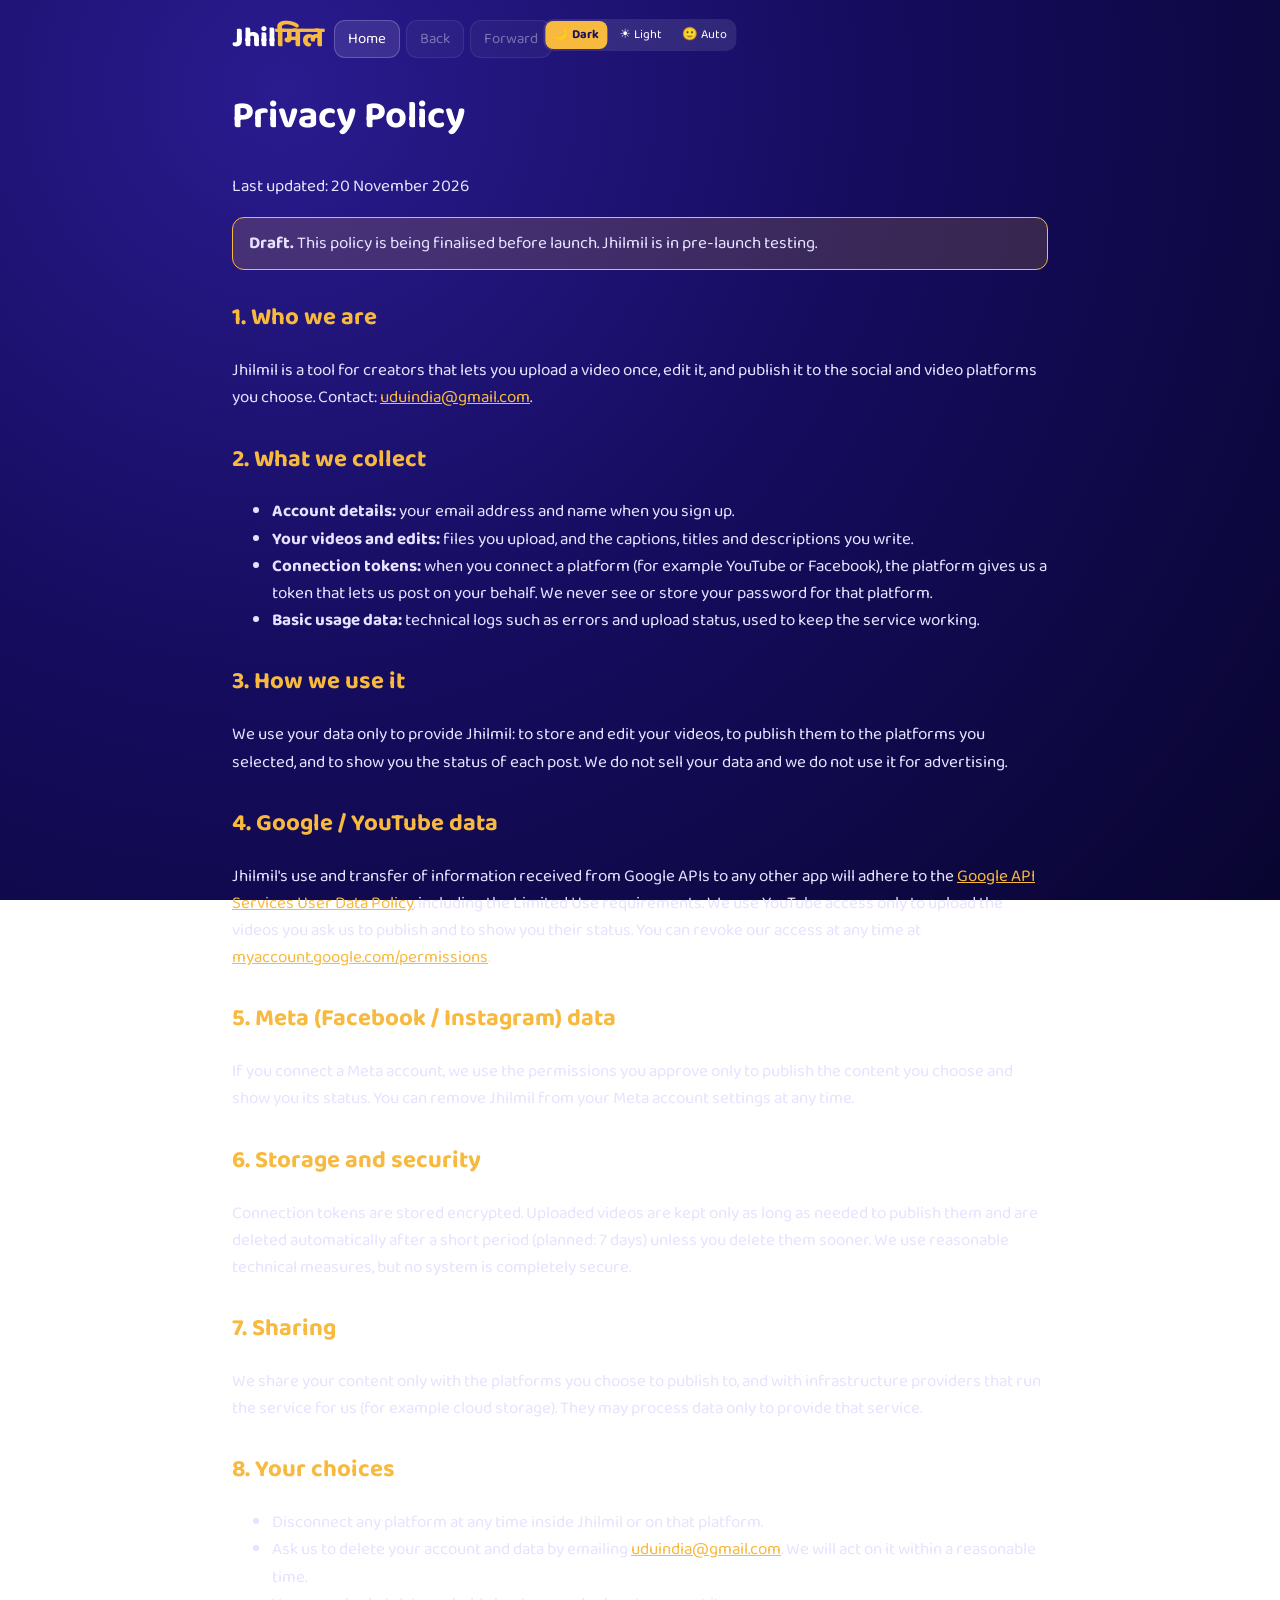
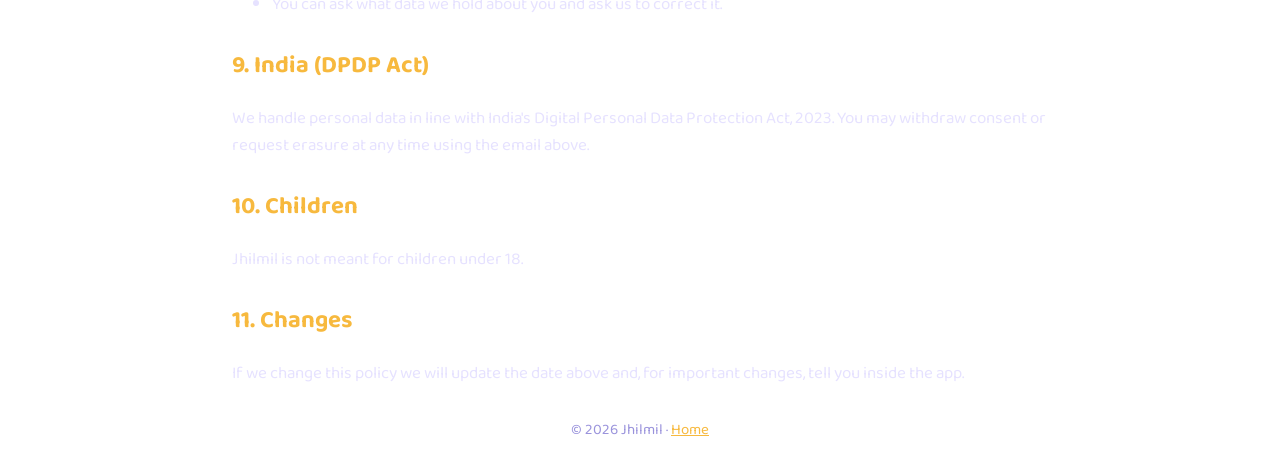
<file: privacy.html>
<!doctype html><html lang="en"><head><meta charset="utf-8"><meta name="viewport" content="width=device-width,initial-scale=1"><title>Jhilmil – Privacy Policy</title><link href="https://fonts.googleapis.com/css2?family=Baloo+2:wght@500;600;800&display=swap" rel="stylesheet"><link rel="stylesheet" href="style.css?v=20261121e"></head><body><div class="wrap doc">
<div class="top"><a class="brand" href="index.html">Jhil<span>मिल</span></a><div class="nv" id="nv"><a class="b" href="index.html" data-i="home">Home</a><button class="b" id="bk" data-i="back">Back</button><button class="b" id="fw" data-i="fwd">Forward</button></div></div><div class="ctl"><div class="grp" role="group" aria-label="Theme"><button data-theme-btn="dark" aria-pressed="true">🌙 Dark</button><button data-theme-btn="light">☀️ Light</button><button data-theme-btn="user">🙂 Auto</button></div></div>
<h1>Privacy Policy</h1><p>Last updated: 20 November 2026</p>
<p class="note"><b>Draft.</b> This policy is being finalised before launch. Jhilmil is in pre-launch testing.</p>
<h2>1. Who we are</h2><p>Jhilmil is a tool for creators that lets you upload a video once, edit it, and publish it to the social and video platforms you choose. Contact: <a href="mailto:uduindia@gmail.com">uduindia@gmail.com</a>.</p>
<h2>2. What we collect</h2><ul><li><b>Account details:</b> your email address and name when you sign up.</li><li><b>Your videos and edits:</b> files you upload, and the captions, titles and descriptions you write.</li><li><b>Connection tokens:</b> when you connect a platform (for example YouTube or Facebook), the platform gives us a token that lets us post on your behalf. We never see or store your password for that platform.</li><li><b>Basic usage data:</b> technical logs such as errors and upload status, used to keep the service working.</li></ul>
<h2>3. How we use it</h2><p>We use your data only to provide Jhilmil: to store and edit your videos, to publish them to the platforms you selected, and to show you the status of each post. We do not sell your data and we do not use it for advertising.</p>
<h2>4. Google / YouTube data</h2><p>Jhilmil's use and transfer of information received from Google APIs to any other app will adhere to the <a href="https://developers.google.com/terms/api-services-user-data-policy">Google API Services User Data Policy</a>, including the Limited Use requirements. We use YouTube access only to upload the videos you ask us to publish and to show you their status. You can revoke our access at any time at <a href="https://myaccount.google.com/permissions">myaccount.google.com/permissions</a>.</p>
<h2>5. Meta (Facebook / Instagram) data</h2><p>If you connect a Meta account, we use the permissions you approve only to publish the content you choose and show you its status. You can remove Jhilmil from your Meta account settings at any time.</p>
<h2>6. Storage and security</h2><p>Connection tokens are stored encrypted. Uploaded videos are kept only as long as needed to publish them and are deleted automatically after a short period (planned: 7 days) unless you delete them sooner. We use reasonable technical measures, but no system is completely secure.</p>
<h2>7. Sharing</h2><p>We share your content only with the platforms you choose to publish to, and with infrastructure providers that run the service for us (for example cloud storage). They may process data only to provide that service.</p>
<h2>8. Your choices</h2><ul><li>Disconnect any platform at any time inside Jhilmil or on that platform.</li><li>Ask us to delete your account and data by emailing <a href="mailto:uduindia@gmail.com">uduindia@gmail.com</a>. We will act on it within a reasonable time.</li><li>You can ask what data we hold about you and ask us to correct it.</li></ul>
<h2>9. India (DPDP Act)</h2><p>We handle personal data in line with India's Digital Personal Data Protection Act, 2023. You may withdraw consent or request erasure at any time using the email above.</p>
<h2>10. Children</h2><p>Jhilmil is not meant for children under 18.</p>
<h2>11. Changes</h2><p>If we change this policy we will update the date above and, for important changes, tell you inside the app.</p>
<footer>© 2026 Jhilmil · <a href="index.html">Home</a></footer></div><script src="i18n.js?v=20261121e"></script><script src="app.js?v=20261121e"></script></body></html>
</file>
<file: style.css>
*{box-sizing:border-box}
:root{--bg:radial-gradient(circle at 22% 10%,#2A1B8F 0%,#150C5E 46%,#090530 100%);--tx:#fff;--sub:#C9C3F5;--ac:#F7B93E;--card:rgba(160,140,255,.16);--panel:rgba(255,255,255,.06);--bd:rgba(201,195,245,.28);--bt:#E6E2FF;--ft:#9A93DC;--btn:rgba(255,255,255,.1);--btx:#1A0F5C;--pri:#F7B93E;--ok:#5FE0A0}
:root[data-theme=light]{--bg:linear-gradient(180deg,#F5EBD5 0%,#E9D9B8 100%);--tx:#2A1B5E;--sub:#5C4B8C;--ac:#8F5200;--card:#E3D9FA;--panel:#FBF4E2;--bd:#BFAEEA;--bt:#33246B;--ft:#6A5A98;--btn:rgba(91,63,208,.12);--btx:#fff;--pri:#5B3FD0;--ok:#1D7F4E}
body{margin:0;font-family:'Baloo 2','Nirmala UI','Noto Sans',system-ui,sans-serif;color:var(--tx);background:var(--bg);background-attachment:fixed;min-height:100vh}
a{color:var(--ac)}.wrap{max-width:1500px;margin:0 auto;padding:16px 22px 28px}.wrap.doc{max-width:860px}
.top{display:flex;gap:10px;align-items:center;flex-wrap:wrap}.top .sp{flex:1}
.brand{font-size:28px;font-weight:800;text-decoration:none;color:var(--tx)}.brand span,.g{color:var(--ac)}
.nv{display:flex;gap:6px}.nv[hidden]{display:none}
.b{font:inherit;font-size:15px;border:1px solid var(--bd);border-radius:11px;padding:6px 13px;background:var(--btn);color:var(--tx);cursor:pointer;text-decoration:none;display:inline-block}.b:hover{filter:brightness(1.12)}.b[disabled]{opacity:.4;cursor:not-allowed}
.b.pri{background:var(--pri);color:var(--btx);border-color:transparent;font-weight:700}
.ctl{display:flex;gap:10px;flex-wrap:wrap;align-items:center;margin:12px 0}.grp{display:flex;gap:4px;background:var(--btn);padding:4px;border-radius:12px;align-items:center}
.grp button,.grp select{font:inherit;font-size:15px;border:0;border-radius:9px;padding:6px 12px;background:transparent;color:var(--tx);cursor:pointer}.grp button[aria-pressed=true],.grp select.on{background:var(--pri);color:var(--btx);font-weight:700}.grp select option{color:#000}
.stage{display:grid;grid-template-columns:clamp(200px,22vw,320px) minmax(0,1fr) clamp(215px,23vw,340px);gap:clamp(12px,1.6vw,22px);align-items:start;margin-top:10px}
.panel{background:var(--panel);border:1px solid var(--bd);border-radius:20px;padding:16px}.panel h2{margin:0;font-size:21px;color:var(--ac)}.panel .ps{margin:2px 0 12px;color:var(--sub);font-size:14px}
.ed{display:block;width:100%;text-align:start;font:inherit;background:var(--btn);border:1px solid var(--bd);color:var(--tx);border-radius:14px;padding:10px 12px;margin-bottom:9px;cursor:pointer;position:relative}
.ed b{display:block;font-size:16px;padding-inline-end:46px}.ed small{color:var(--sub);font-size:13px;line-height:1.3;display:block}.ed:hover{filter:brightness(1.1)}
.sb{position:absolute;top:8px;inset-inline-end:10px;font-size:11px;background:var(--ac);color:var(--btx);border-radius:8px;padding:1px 7px;font-weight:700}
.mid{text-align:center;min-width:0}.hero{padding:6px 0 4px}.hero h1{font-size:clamp(44px,7vw,84px);margin:6px 0 0;font-weight:800;line-height:1.05}
.tag{font-size:clamp(20px,2.4vw,28px);font-weight:600;color:var(--sub);margin:10px 0 4px}.sub{color:var(--sub);font-size:clamp(16px,1.7vw,19px);line-height:1.55;margin:0}
.cards{display:grid;grid-template-columns:repeat(auto-fit,minmax(165px,1fr));gap:14px;margin:26px 0 18px;text-align:start}
.card{background:var(--card);border:1px solid var(--bd);border-radius:18px;padding:18px}.card h3{margin:0 0 6px;color:var(--ac)}.card p{margin:0;color:var(--bt);line-height:1.5}
.card.up{cursor:pointer}.card.up:hover{filter:brightness(1.06)}.card .hint{display:block;margin-top:10px;font-size:14px;color:var(--ac);font-weight:600}
#upmsg{min-height:24px;color:var(--ok);font-weight:600;margin:0 0 8px}
.pl{display:flex;align-items:center;gap:8px;background:var(--btn);border:1px solid var(--bd);border-radius:14px;padding:7px 10px;margin-bottom:8px}.pl .nm{flex:1;text-align:center;font-size:16px;font-weight:600}.pl .nm i{display:block;font-style:normal;font-size:12px;color:var(--ok)}
.pm{width:34px;height:34px;border-radius:50%;border:0;font:inherit;font-size:20px;line-height:1;cursor:pointer;background:var(--pri);color:var(--btx);font-weight:800}.pm.mi{background:transparent;border:2px solid var(--bd);color:var(--tx)}.pm[disabled]{opacity:.28;cursor:not-allowed}
.lock{font-size:13px;color:var(--sub);margin:0 0 10px}
.req{margin-top:14px;border-top:1px dashed var(--bd);padding-top:12px}.req h3{margin:0 0 8px;font-size:16px;color:var(--ac)}.req input[type=text]{width:100%;font:inherit;padding:8px 10px;border-radius:10px;border:1px solid var(--bd);background:var(--panel);color:var(--tx);margin-bottom:7px}.req .note2{font-size:12px;color:var(--sub);margin:6px 0 0}
.pend{font-size:13px;color:var(--sub);margin:4px 0}.pend b{color:var(--tx)}.pend em{font-style:normal;background:var(--ac);color:var(--btx);border-radius:7px;padding:0 6px;font-size:11px;margin-inline-start:5px}
.err{color:#E0555F;font-size:13px;min-height:16px;margin:0}
dialog{border:1px solid var(--bd);border-radius:20px;background:var(--panel);color:var(--tx);max-width:420px;width:92%;padding:22px;font-family:inherit}dialog::backdrop{background:rgba(10,5,40,.6)}
dialog h2{margin:0 0 10px;color:var(--ac)}dialog label{display:flex;gap:8px;align-items:flex-start;margin:10px 0;font-size:15px;line-height:1.4}dialog input[type=checkbox]{margin-top:4px;width:18px;height:18px;flex:none}dialog input[type=text]{width:100%;font:inherit;padding:8px 10px;border-radius:10px;border:1px solid var(--bd);background:transparent;color:var(--tx)}
.gbtn{width:100%;padding:11px;font-size:17px}
#toast{position:fixed;left:50%;bottom:22px;transform:translateX(-50%);background:var(--pri);color:var(--btx);padding:10px 18px;border-radius:14px;font-weight:600;opacity:0;pointer-events:none;transition:opacity .25s;z-index:9;max-width:92%}#toast.on{opacity:1}
footer{margin-top:30px;color:var(--ft);font-size:15px;text-align:center}.doc h1{font-size:38px}.doc h2{color:var(--ac);margin-top:28px}.doc p,.doc li{color:var(--bt);line-height:1.6;font-size:17px}.note{background:rgba(247,185,62,.16);border:1px solid var(--ac);border-radius:12px;padding:12px 16px}
@media(max-width:959px){.stage{grid-template-columns:1fr 1fr}.mid{order:-1;grid-column:1/-1}}
@media(max-width:599px){.stage{grid-template-columns:1fr}.wrap{padding:12px 12px 24px}.brand{font-size:24px}.panel{padding:13px}}
@media(max-width:599px){.cards{grid-template-columns:1fr}}
@media(max-width:1099px){.pl .nm{font-size:14px}.ed b{font-size:15px}.pm{width:30px;height:30px}}
@media(min-width:1920px){html{zoom:1.2}}
@media(min-width:2400px){html{zoom:1.5}}
@media(min-width:3200px){html{zoom:2}}
@media(max-width:380px){.ctl{gap:6px}.grp button,.grp select{padding:5px 8px;font-size:14px}.b{padding:5px 10px}}
html{-webkit-text-size-adjust:100%}.panel,.card,.ed,.pl{overflow-wrap:break-word}img,svg{max-width:100%}
.inf{position:absolute;bottom:2px;inset-inline-end:4px;font-size:13px;line-height:1;color:var(--ac);padding:7px 8px;cursor:help;font-weight:600}
.inf:hover,.inf:focus{outline:none;filter:brightness(1.3)}
#tip{position:fixed;z-index:30;background:#1B1170;color:#fff;border:1px solid var(--ac);border-radius:12px;padding:7px 10px;font-size:12.5px;line-height:1.3;box-shadow:0 6px 22px rgba(0,0,0,.35);pointer-events:none}
:root[data-theme=light] #tip{background:#FBF4E2;color:#2A1B5E}
#tip b{display:block;font-size:14px;margin-bottom:3px;color:var(--ac)}#tip div{margin:2px 0}#tip em{font-style:normal;font-weight:700}
#tip .sn{color:var(--ac);font-weight:700}
.ed,.ed *,.inf,.pl,.pl *{-webkit-user-select:none;user-select:none;-webkit-touch-callout:none}
.bld{opacity:.7;font-size:12px}
.hl{grid-template-columns:repeat(auto-fit,minmax(220px,1fr));margin-top:6px}.hl ul{margin:0;padding-inline-start:18px;color:var(--bt);line-height:1.55;font-size:14px}.hl li{margin:0 0 5px}.hl h3{font-size:16px}

/* mobile: one screen, bottom bar + drop-up sheets */
.bbar{display:none}
@media(max-width:599px){
html,body{height:100%;overflow:hidden}
body{min-height:0}
.wrap{height:100vh;height:100dvh;display:flex;flex-direction:column;padding:8px 10px 0;overflow:hidden}
.top{flex:none;gap:6px;flex-wrap:nowrap}.top .brand{display:none}.top .sp{flex:1}.top .b{font-size:13px;padding:4px 9px;border-radius:9px}#who{font-size:13px}
.ctl{flex:none;margin:4px 0;gap:5px}.ctl .grp{padding:2px}.ctl .grp button,.ctl .grp select{font-size:12px;padding:4px 7px}.ctl .b{font-size:12px;padding:4px 8px}
.stage{flex:1;min-height:0;display:block;margin:0}
.mid{height:100%;overflow-y:auto;overflow-x:hidden;padding-bottom:64px;-webkit-overflow-scrolling:touch;display:flex;flex-direction:column}
.hero{padding:0;margin-top:auto}.mid>.sub:last-child{margin-bottom:auto}.hero svg{width:clamp(40px,7vh,64px);height:auto}.hero h1{font-size:clamp(32px,6.2vh,46px);margin:2px 0 0}
.tag{font-size:clamp(15px,2.8vh,19px);margin:2px 0}.sub{font-size:clamp(12px,2vh,14px);line-height:1.4}
.cards{grid-template-columns:1fr;gap:4px;margin:6px 0 0}.cards:not(.hl) .card h3,.cards:not(.hl) .card p{display:inline}.cards:not(.hl) .card h3{margin-inline-end:6px}.cards:not(.hl) .card .hint{display:inline;margin-inline-start:6px}.card{padding:6px 10px;border-radius:12px}.card h3{font-size:clamp(13px,2.1vh,15px);margin:0 0 1px}.card p{font-size:clamp(11px,1.8vh,13px);line-height:1.3}
.card .hint{margin-top:2px;font-size:12px}
.hl{margin-top:4px}.hl ul{list-style:none;padding:0!important;margin:0}.hl li{display:inline}.hl li+li:before{content:' • ';color:var(--ac)}.hl ul{font-size:clamp(10.5px,1.65vh,12px);line-height:1.3}.hl li{margin:0 0 1px}
.hl h3{font-size:clamp(13px,2.1vh,15px)}
.note2,#upmsg{font-size:11px;margin:2px 0;min-height:0}
.mid .sub:last-child{font-size:11px;margin-top:4px}
footer{margin:4px 0 0;font-size:11px}
.panel{position:fixed;left:0;right:0;bottom:58px;z-index:20;max-height:62vh;max-height:62dvh;overflow-y:auto;-webkit-overflow-scrolling:touch;border-radius:18px 18px 0 0;border-bottom:0;background:var(--bgs,#1B1170);transform:translateY(120%);visibility:hidden;transition:transform .25s ease,visibility 0s .25s;box-shadow:0 -8px 26px rgba(0,0,0,.4)}
:root[data-theme=light] .panel{background:#FBF4E2}
.panel.open{transform:none;visibility:visible;transition:transform .25s ease}
.bbar{display:flex;position:fixed;left:0;right:0;bottom:0;z-index:25;height:58px;gap:8px;padding:8px 10px;background:var(--bgs,#150C5E);border-top:1px solid var(--bd)}
:root[data-theme=light] .bbar{background:#F5EBD5}
.bbar button{flex:1;font:inherit;font-size:16px;font-weight:700;border:1px solid var(--bd);border-radius:14px;background:var(--btn);color:var(--tx);cursor:pointer}
.bbar button[aria-expanded=true]{background:var(--pri);color:var(--btx);border-color:transparent}
#toast{bottom:70px}
#tip{z-index:40}
}
@media(max-width:599px) and (max-height:820px){.hero svg{display:none}.hero h1{font-size:34px}.tag{margin:0}.card{padding:5px 9px}.cards{gap:3px;margin-top:4px}.hl{margin-top:3px}.ctl{margin:3px 0}.top .b{padding:3px 9px}.mid{padding-bottom:62px}.note2{line-height:1.2}}

.wed{margin:14px 0 0;background:var(--card);border:1px solid var(--bd);border-radius:18px;padding:12px 14px;text-align:center}
.wed .wh{display:flex;align-items:center;justify-content:center;gap:8px}.wed .wh b{font-size:clamp(17px,2vw,22px);color:var(--ac)}
.sb2{font-size:11px;background:var(--ac);color:var(--btx);border-radius:8px;padding:1px 7px;font-weight:700}
.wed .ws{margin:2px 0 8px;color:var(--sub);font-size:14px}
.wc{display:grid;grid-template-columns:repeat(3,1fr);gap:8px}
.wb{font:inherit;font-size:15px;font-weight:600;border:1px solid var(--bd);border-radius:12px;padding:8px 6px;background:var(--btn);color:var(--tx);cursor:pointer}.wb:hover{filter:brightness(1.12)}

@media(max-width:599px){
.wed{margin:6px 0 0;padding:6px 8px;border-radius:14px}.wed .wh b{font-size:15px}.wed .ws{margin:0 0 5px;font-size:11px}.wc{gap:6px}.wb{font-size:13px;padding:5px 2px;border-radius:10px}
.cards{gap:3px;margin-top:5px}.card{padding:4px 8px}.card h3{font-size:12.5px}.card p{font-size:11px;line-height:1.25}.hl{margin-top:3px}.hl ul{font-size:10.5px;line-height:1.25}.hl h3{font-size:12.5px}.note2{font-size:10.5px}
.panel{max-height:calc(100dvh - 76px);padding:10px 10px 6px}.panel h2{font-size:17px}.panel .ps{margin:0 0 6px;font-size:12px}
.ed{padding:5px 9px;margin-bottom:4px;border-radius:11px}.ed b{font-size:13px;padding-inline-end:40px}.ed small{font-size:11px;line-height:1.2}.sb{top:5px;font-size:10px;padding:0 6px}.inf{padding:5px 7px;font-size:12px}
.pl{padding:4px 8px;margin-bottom:4px;border-radius:11px}.pl .nm{font-size:13px}.pl .nm i{font-size:10.5px}.pm{width:28px;height:28px;font-size:18px}.lock{font-size:11px;margin:0 0 5px}
.req{margin-top:8px;padding-top:8px}.req h3{font-size:14px;margin:0 0 5px}.req input[type=text]{padding:5px 8px;margin-bottom:4px;font-size:13px}.req .note2{font-size:10.5px}
}
@media(max-width:599px) and (max-height:820px){.wed{margin-top:4px;padding:5px 8px}.wed .ws{display:none}}
@media(max-width:599px) and (max-height:700px){.hero h1{font-size:30px}.tag{font-size:14px}.sub{font-size:11px;line-height:1.3}.card{padding:3px 7px}.card h3,.card .hint{font-size:12px}.card p{font-size:10.5px;line-height:1.2}.hl ul{font-size:10px;line-height:1.2}.hl h3{font-size:12px}.cards{gap:2px;margin-top:3px}.hl{margin-top:2px}.wed{padding:4px 8px}.wb{padding:4px 2px;font-size:12.5px}.ctl{margin:2px 0}.mid .sub:last-child{margin-top:2px}footer{margin:2px 0 0}.pl{padding:2px 8px;margin-bottom:3px}.pm{width:26px;height:26px}.req{margin-top:5px;padding-top:5px}.req .note2{display:none}.ed{padding:4px 9px;margin-bottom:3px}.panel .ps{display:none}}
[hidden]{display:none!important}
/* build 20261121g */
.wed .wpro{margin:-4px 0 8px;font-size:11px;line-height:1.3;color:var(--ac);font-weight:600;opacity:.9}
@media(max-width:599px){.wed .wpro{margin:0 0 4px;font-size:10px;line-height:1.2}}
@media(min-width:600px){.ctl{gap:6px;margin:8px 0}.ctl .grp{padding:2px;border-radius:10px}.ctl .grp button,.ctl .grp select{font-size:12.5px;padding:4px 8px;border-radius:8px}.ctl .b{font-size:12.5px;padding:5px 10px}.ctl{justify-content:center}}
@media(min-width:1040px){.wrap{position:relative}.ctl{position:absolute;top:19px;left:50%;transform:translateX(-50%);margin:0;flex-wrap:nowrap;z-index:5}}
</file>
